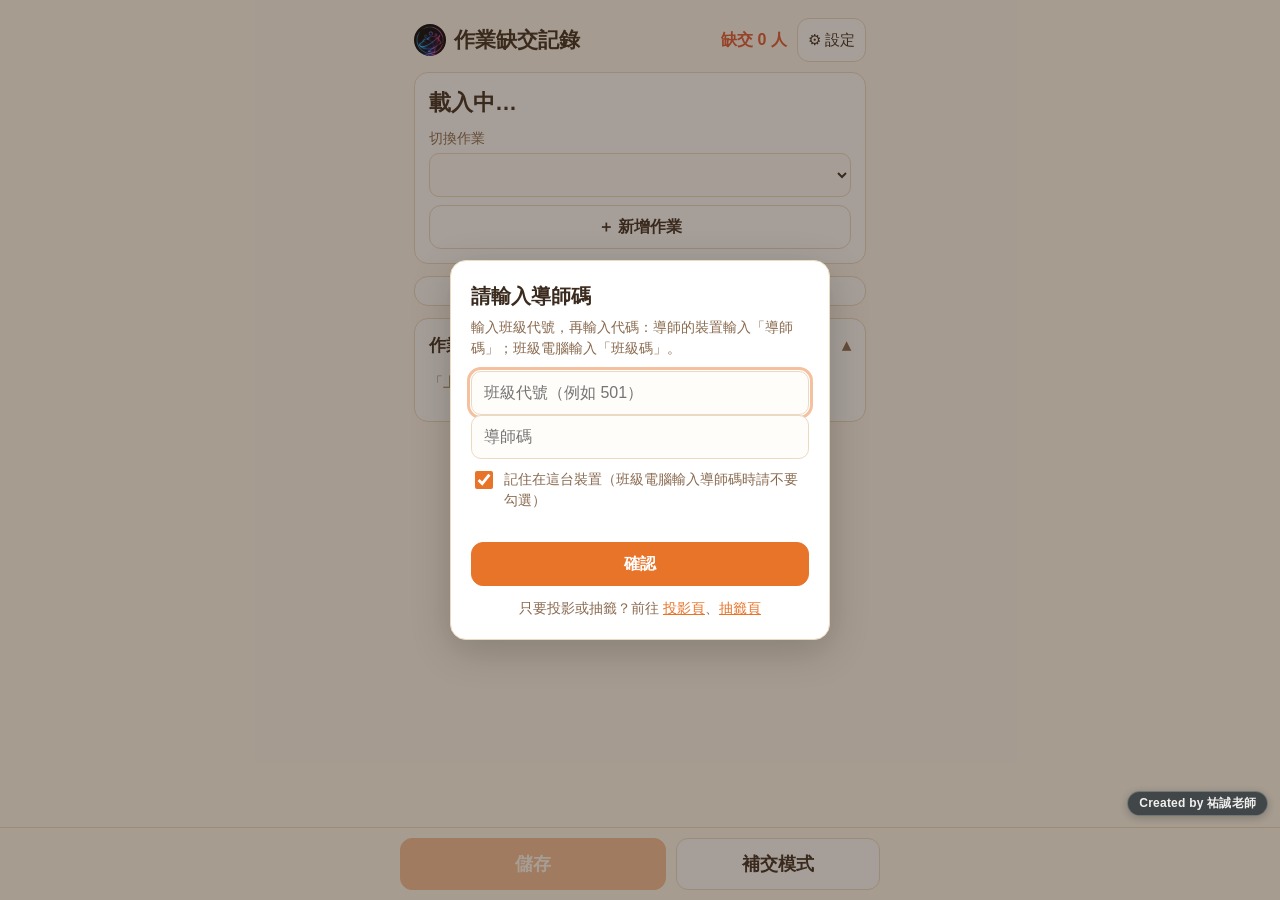
<file: index.html>
<!doctype html>
<html lang="zh-Hant-TW">
<head>
  <meta charset="utf-8">
  <meta name="viewport" content="width=device-width, initial-scale=1, viewport-fit=cover">
  <meta name="robots" content="noindex">
  <meta name="theme-color" content="#FFF8EE">
  <link rel="manifest" href="manifest.webmanifest">
  <link rel="icon" type="image/png" sizes="32x32" href="icons/favicon-32.png">
  <link rel="apple-touch-icon" href="icons/apple-touch-icon.png">
  <meta name="mobile-web-app-capable" content="yes">
  <meta name="apple-mobile-web-app-capable" content="yes">
  <meta name="apple-mobile-web-app-title" content="班級管理">
  <meta name="apple-mobile-web-app-status-bar-style" content="default">
  <meta name="application-name" content="班級管理">
  <title>作業缺交記錄</title>
  <link rel="stylesheet" href="css/style.css?v=13">
</head>
<body>
  <div class="page">
    <header class="topbar">
      <h1 class="brand"><img src="icons/logo-96.png" alt="" width="32" height="32">作業缺交記錄</h1>
      <div class="right">
        <span id="missingCount" class="missing-count">缺交 0 人</span>
        <a class="icon-link" href="settings.html" aria-label="設定頁">⚙ 設定</a>
      </div>
    </header>

    <!-- 目前作業 -->
    <section class="card current-card" id="currentCard">
      <div class="date" id="curDate"></div>
      <div class="name" id="curName">載入中…</div>
      <label class="field">切換作業
        <select id="assignSelect" class="input"></select>
      </label>
      <button id="btnShowNew" class="btn btn-block" type="button">＋ 新增作業</button>
      <form id="newForm" class="stack" hidden style="margin-top:10px">
        <label class="field">作業名稱（必填）
          <input id="newName" class="input" type="text" maxlength="40" required placeholder="例如：數學習作 P.32">
        </label>
        <label class="field">日期
          <input id="newDate" class="input" type="date" required>
        </label>
        <div class="row">
          <button class="btn btn-primary" type="submit">建立</button>
          <button id="btnCancelNew" class="btn" type="button">取消</button>
        </div>
      </form>
    </section>

    <div class="makeup-banner">補交模式：點紅色座號會改成「已補交」</div>

    <!-- 座號按鈕格 -->
    <section class="card">
      <p id="gridHint" class="grid-hint"></p>
      <div id="seatGrid" class="seat-grid" aria-label="座號"></div>
    </section>

    <!-- 作業清單 -->
    <details class="card" id="listCard" open>
      <summary>作業清單與投影設定</summary>
      <p class="muted">「上投影」最多 5 項；用 ↑ ↓ 調整投影順序。</p>
      <ul id="assignList" class="assign-list"></ul>
    </details>
  </div>

  <nav class="bottom-bar">
    <div class="inner">
      <button id="btnSave" class="btn btn-primary" type="button" disabled>儲存</button>
      <button id="btnMakeup" class="btn" type="button" aria-pressed="false">補交模式</button>
    </div>
  </nav>

  <script src="config.js?v=13"></script>
  <script src="js/api.js?v=13"></script>
  <script src="js/pwa.js?v=13"></script>
  <script src="js/record.js?v=13"></script>
  <!-- 著作權浮水印：往上移，避開底部「儲存／補交模式」按鈕列 -->
  <script src="js/watermark.js?v=13" data-offset-y="calc(84px + env(safe-area-inset-bottom))" data-size="12px" defer></script>
</body>
</html>
</file>
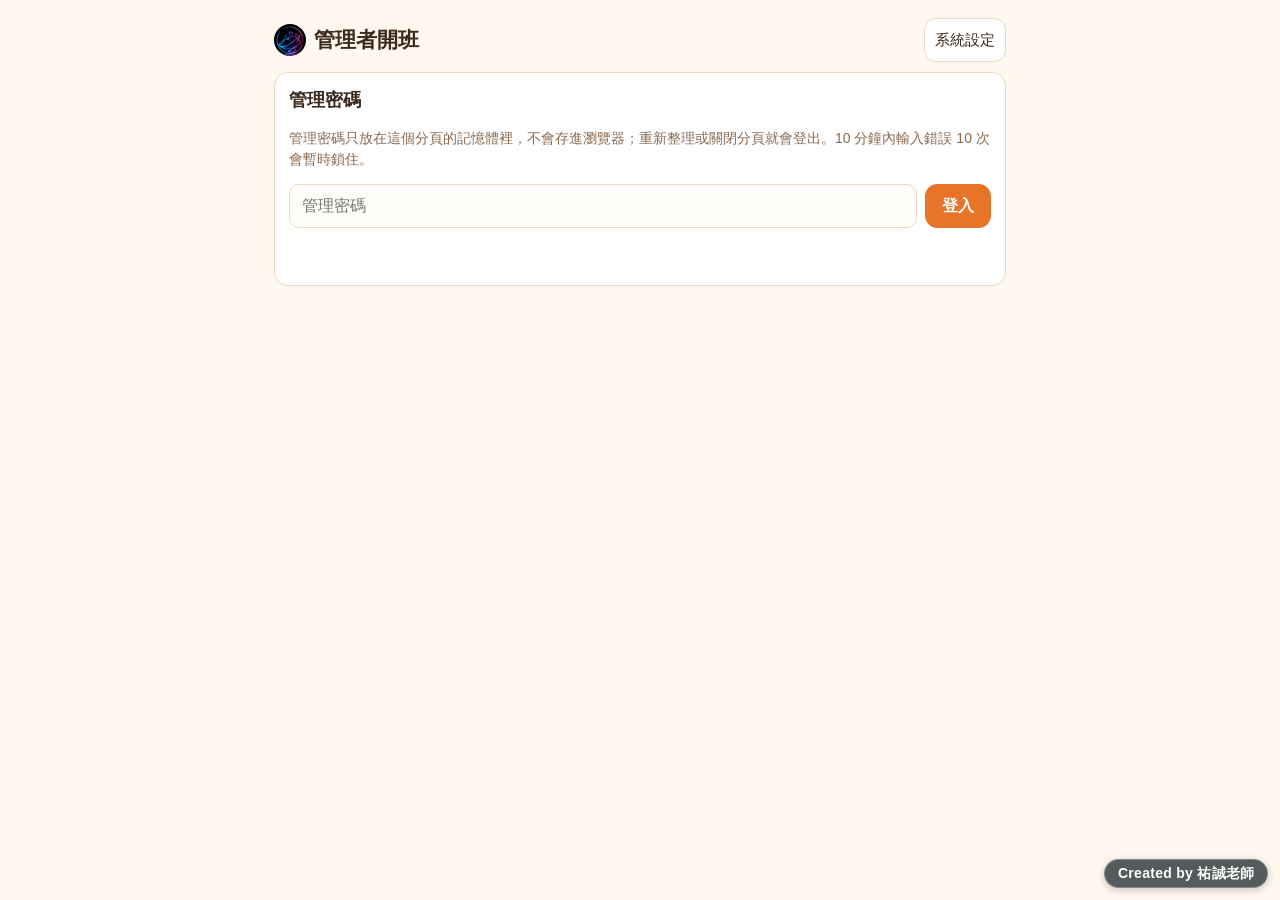
<file: admin.html>
<!doctype html>
<html lang="zh-Hant-TW">
<head>
  <meta charset="utf-8">
  <meta name="viewport" content="width=device-width, initial-scale=1, viewport-fit=cover">
  <meta name="robots" content="noindex">
  <meta name="theme-color" content="#FFF8EE">
  <link rel="icon" type="image/png" sizes="32x32" href="icons/favicon-32.png">
  <title>管理者開班</title>
  <link rel="stylesheet" href="css/style.css?v=13">
</head>
<body>
  <div class="page wide">
    <header class="topbar">
      <h1 class="brand"><img src="icons/logo-96.png" alt="" width="32" height="32">管理者開班</h1>
      <div class="right">
        <a class="icon-link" href="settings.html">系統設定</a>
      </div>
    </header>

    <!-- 1. 管理密碼 -->
    <section class="card" id="secAdmin">
      <h2>管理密碼</h2>
      <p class="muted">管理密碼只放在這個分頁的記憶體裡，不會存進瀏覽器；重新整理或關閉分頁就會登出。10 分鐘內輸入錯誤 10 次會暫時鎖住。</p>
      <form id="adminForm" class="row">
        <input id="adminPassword" class="input" type="password" autocomplete="current-password" placeholder="管理密碼" aria-label="管理密碼" style="flex:1;min-width:180px">
        <button id="btnAdminLogin" class="btn btn-primary" type="submit">登入</button>
        <button id="btnAdminLogout" class="btn" type="button" hidden>登出</button>
      </form>
      <p id="adminStatus" class="status-line"></p>
    </section>

    <div id="adminArea" hidden>
      <!-- 2. 班級列表 -->
      <section class="card" id="secClasses">
        <h2>班級列表</h2>
        <div class="table-wrap">
          <table class="data">
            <thead><tr><th>班級代號</th><th>名稱</th><th>狀態</th><th>建立日期</th><th>操作</th></tr></thead>
            <tbody id="classBody"></tbody>
          </table>
        </div>
        <p id="classStatus" class="status-line"></p>
        <div id="classPanel"></div>
      </section>

      <!-- 3. 開班 -->
      <section class="card" id="secCreate">
        <h2>開新班級</h2>
        <p class="muted">開班時會自動建立 40 個號碼的籤池與預設卡片。代碼只會在這裡顯示一次，試算表裡只存雜湊，之後無法查回，請先抄給導師；忘記時只能重設。</p>
        <form id="createForm">
          <div class="row">
            <label class="field" style="flex:1;min-width:140px">班級代號
              <input id="newClassId" class="input" type="text" maxlength="10" autocomplete="off" autocapitalize="off" spellcheck="false" placeholder="例如 501">
            </label>
            <label class="field" style="flex:2;min-width:180px">班級名稱
              <input id="newClassName" class="input" type="text" maxlength="20" autocomplete="off" placeholder="例如 五年一班">
            </label>
          </div>
          <div class="row">
            <label class="field" style="flex:1;min-width:180px">導師碼（6 到 32 字，不可有空白）
              <input id="newTeacherCode" class="input" type="text" maxlength="32" autocomplete="off" spellcheck="false">
            </label>
            <label class="field" style="flex:1;min-width:180px">班級碼（投影、抽籤用）
              <input id="newClassCode" class="input" type="text" maxlength="32" autocomplete="off" spellcheck="false">
            </label>
          </div>
          <div class="row">
            <button id="btnGenCodes" class="btn" type="button">產生隨機代碼</button>
            <button id="btnCreate" class="btn btn-primary" type="submit">開班</button>
          </div>
        </form>
        <p id="createStatus" class="status-line"></p>
      </section>
    </div>
  </div>

  <script src="config.js?v=13"></script>
  <script src="js/api.js?v=13"></script>
  <script src="js/admin.js?v=13"></script>
  <!-- 著作權浮水印 -->
  <script src="js/watermark.js?v=13" defer></script>
</body>
</html>
</file>
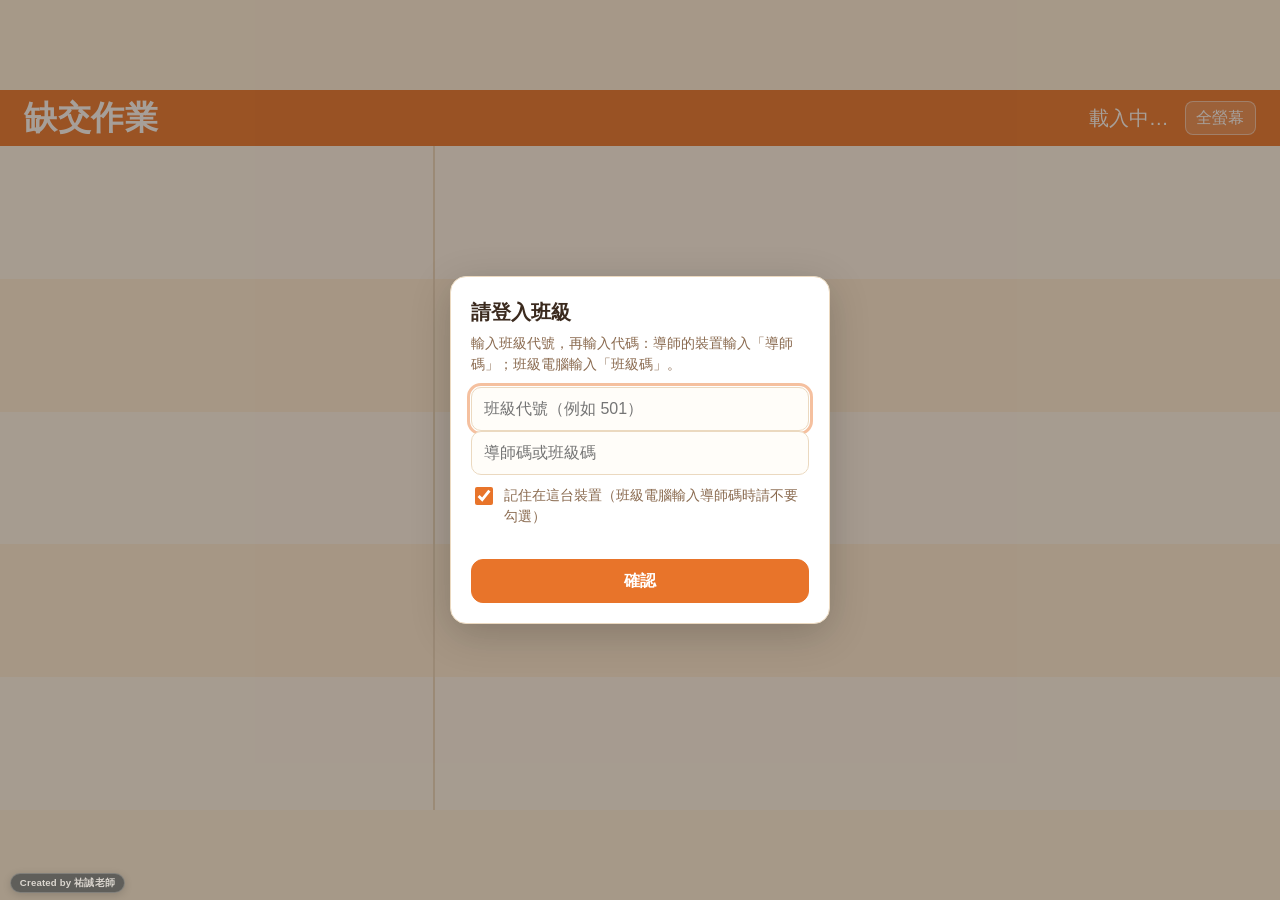
<file: board.html>
<!doctype html>
<html lang="zh-Hant-TW">
<head>
  <meta charset="utf-8">
  <meta name="viewport" content="width=device-width, initial-scale=1">
  <meta name="robots" content="noindex">
  <link rel="icon" type="image/png" sizes="32x32" href="icons/favicon-32.png">
  <title>缺交作業投影</title>
  <link rel="stylesheet" href="css/style.css?v=13">
</head>
<body class="board-page">
  <div class="board-stage" id="stage">
    <header class="board-head">
      <h1 id="boardTitle">缺交作業</h1>
      <div class="meta">
        <span id="updatedAt">載入中…</span>
        <button id="btnFull" class="btn-full" type="button">全螢幕</button>
      </div>
    </header>
    <main class="board-rows" id="rows"></main>
    <div id="emptyMsg" class="board-empty-msg" hidden>目前沒有上投影的作業</div>
    <div id="offline" class="board-offline" hidden>連線中斷</div>
  </div>

  <script src="config.js?v=13"></script>
  <script src="js/api.js?v=13"></script>
  <script src="js/board.js?v=13"></script>
  <!-- 著作權浮水印：放左下（作業名稱欄），縮小調淡，避免遮到座號卡片 -->
  <script src="js/watermark.js?v=13" data-position="bottom-left" data-offset-x="0.8vw" data-offset-y="0.8vh" data-size="0.75vw" data-opacity="0.6" defer></script>
</body>
</html>
</file>
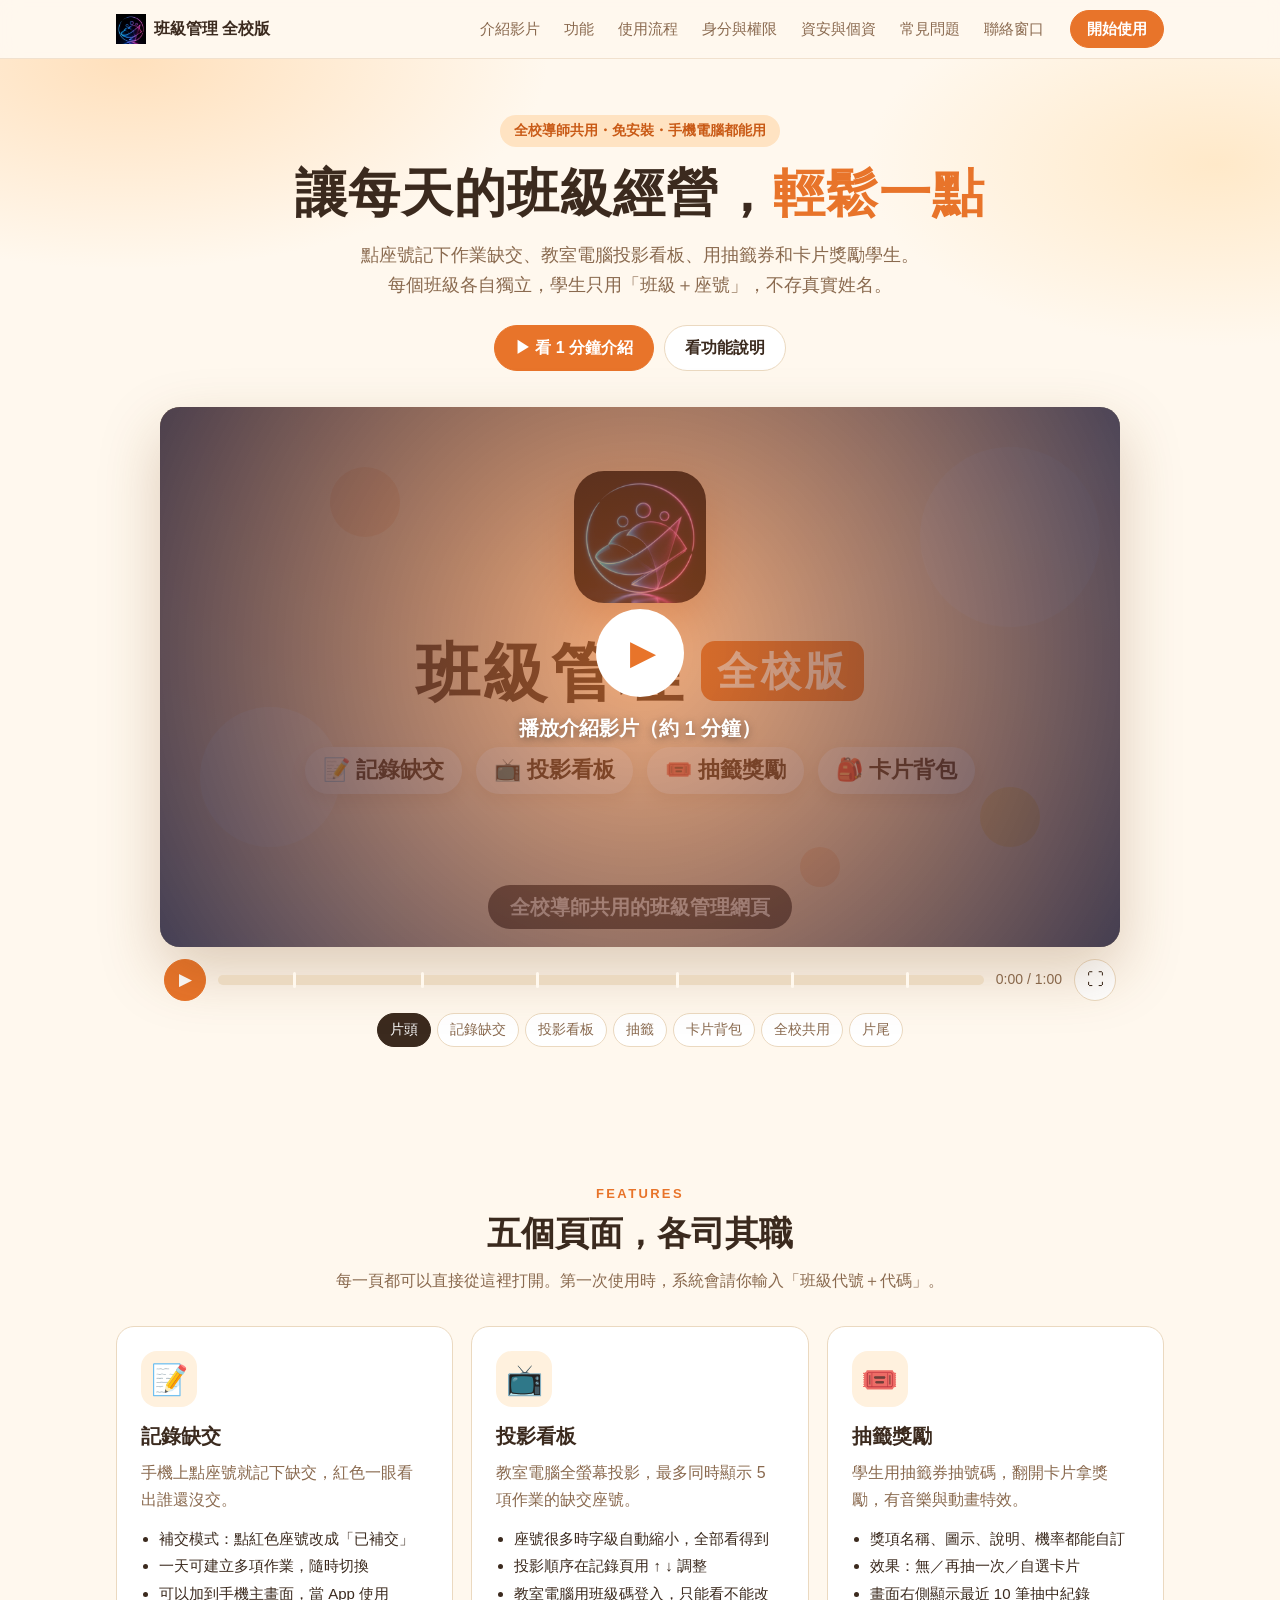
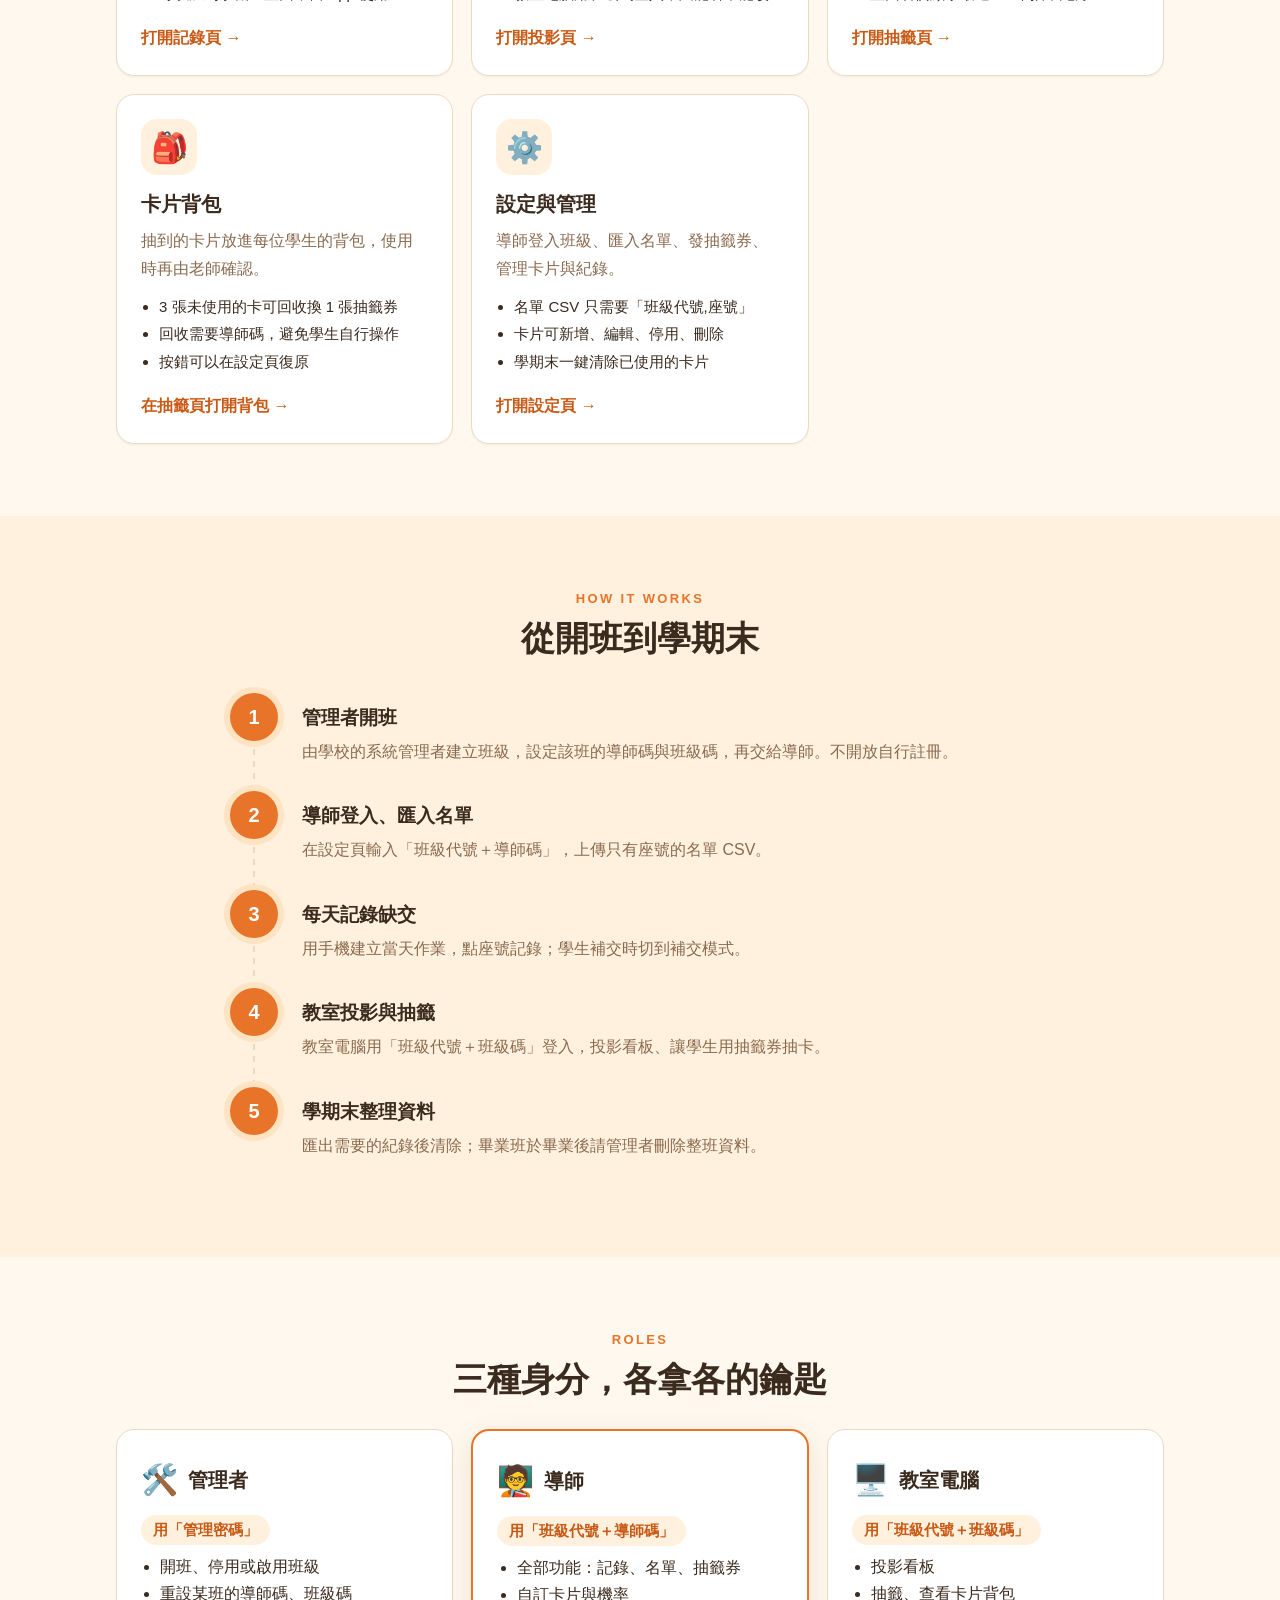
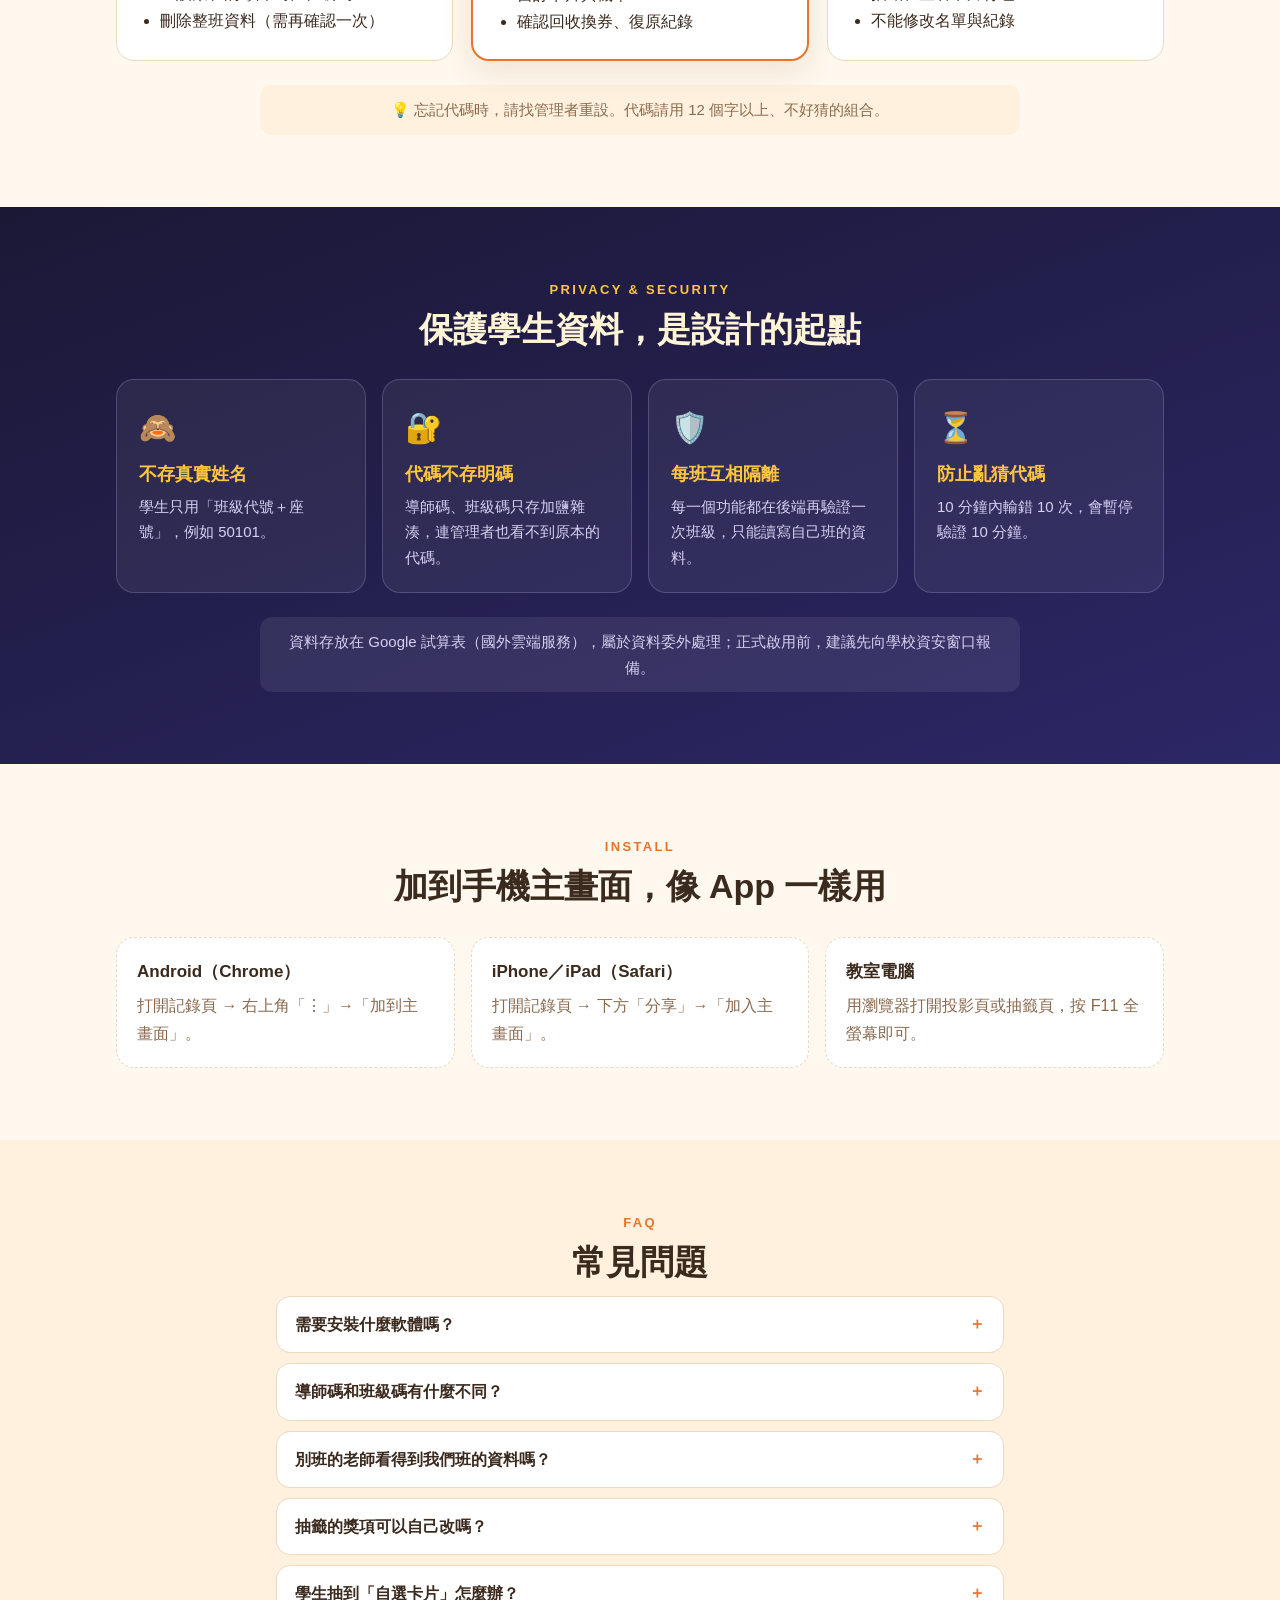
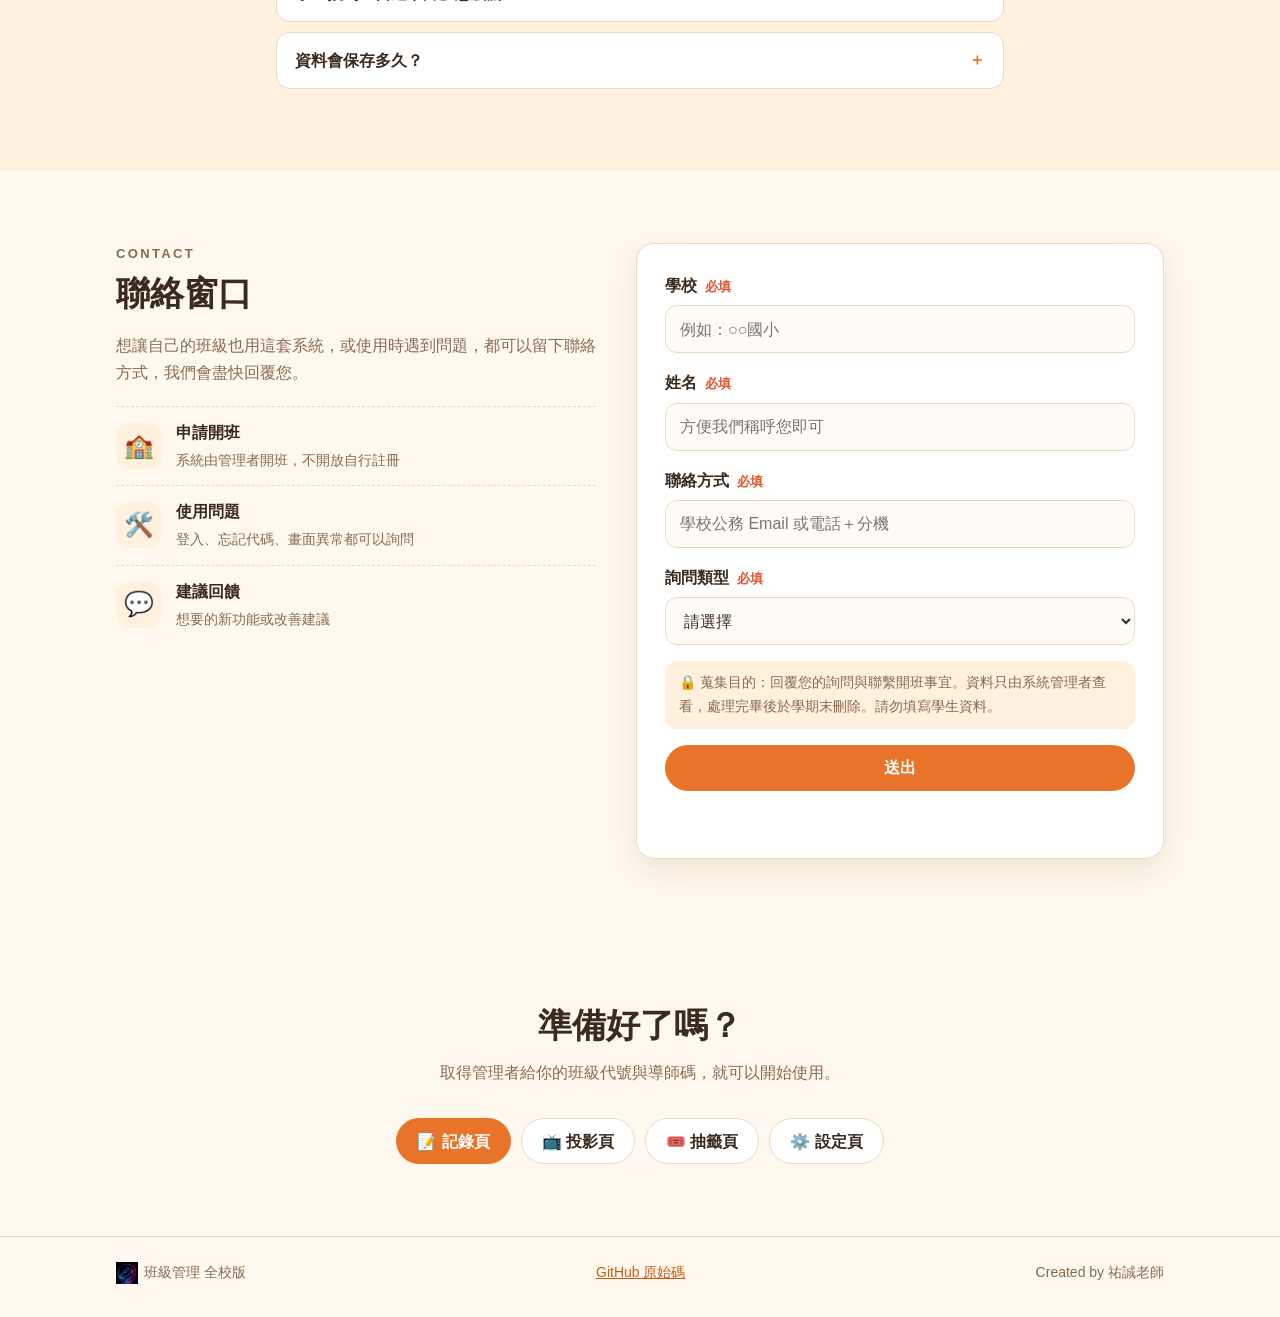
<file: intro.html>
<!doctype html>
<html lang="zh-Hant-TW">
<head>
  <meta charset="utf-8">
  <meta name="viewport" content="width=device-width, initial-scale=1, viewport-fit=cover">
  <meta name="theme-color" content="#FFF8EE">
  <meta name="description" content="班級管理全校版：作業缺交記錄、投影看板、抽籤獎勵與卡片背包，全校導師共用的免安裝網頁。">
  <link rel="icon" type="image/png" sizes="32x32" href="icons/favicon-32.png">
  <link rel="apple-touch-icon" href="icons/apple-touch-icon.png">
  <title>班級管理全校版｜系統介紹</title>
  <link rel="stylesheet" href="css/intro.css?v=13">
</head>
<body>
  <!-- 頂端導覽 -->
  <header class="nav">
    <div class="nav-inner">
      <a class="nav-brand" href="#top"><img src="icons/logo-96.png" alt="" width="30" height="30">班級管理 全校版</a>
      <nav class="nav-links" aria-label="頁內導覽">
        <a href="#video">介紹影片</a>
        <a href="#features">功能</a>
        <a href="#flow">使用流程</a>
        <a href="#roles">身分與權限</a>
        <a href="#safety">資安與個資</a>
        <a href="#faq">常見問題</a>
        <a href="#contact">聯絡窗口</a>
      </nav>
      <a class="btn btn-primary btn-sm" href="index.html">開始使用</a>
    </div>
  </header>

  <main id="top">
    <!-- 開場＋介紹影片 -->
    <section class="hero">
      <div class="wrap">
        <p class="eyebrow">全校導師共用・免安裝・手機電腦都能用</p>
        <h1>讓每天的班級經營，<span class="hl">輕鬆一點</span></h1>
        <p class="lead">點座號記下作業缺交、教室電腦投影看板、用抽籤券和卡片獎勵學生。<br class="br-wide">每個班級各自獨立，學生只用「班級＋座號」，不存真實姓名。</p>
        <div class="hero-actions">
          <a class="btn btn-primary" href="#video">▶ 看 1 分鐘介紹</a>
          <a class="btn" href="#features">看功能說明</a>
        </div>

        <!-- 動畫介紹影片（純網頁動畫，沒有影片檔） -->
        <div id="video" class="vp" tabindex="0" aria-label="介紹影片播放器，按空白鍵播放或暫停">
          <div class="vp-screen">
            <div class="stage" aria-hidden="true">

              <!-- 片頭 -->
              <div class="scene sc-title" data-scene="0">
                <div class="bubbles"><i></i><i></i><i></i><i></i><i></i></div>
                <img class="t-logo" src="icons/icon-192.png" alt="" width="132" height="132">
                <div class="t-name">班級管理<span>全校版</span></div>
                <div class="t-chips">
                  <span style="--d:1.6s">📝 記錄缺交</span>
                  <span style="--d:1.9s">📺 投影看板</span>
                  <span style="--d:2.2s">🎟️ 抽籤獎勵</span>
                  <span style="--d:2.5s">🎒 卡片背包</span>
                </div>
              </div>

              <!-- 01 記錄缺交 -->
              <div class="scene sc-record" data-scene="1">
                <div class="side">
                  <div class="num">01</div>
                  <h2>記錄缺交</h2>
                  <p>點一下座號就記下缺交，<br>紅色一眼就看出來。</p>
                  <ul>
                    <li style="--d:4.6s">補交模式：再點一次改成已補交</li>
                    <li style="--d:5.2s">一天多項作業，隨時切換</li>
                  </ul>
                </div>
                <div class="phone">
                  <div class="ph-top">
                    <b>作業缺交記錄</b>
                    <span class="cnt">
                      <span>缺交 0 人</span>
                      <span style="--d:1.6s">缺交 1 人</span>
                      <span style="--d:2.6s">缺交 2 人</span>
                      <span style="--d:3.6s">缺交 3 人</span>
                    </span>
                  </div>
                  <div class="ph-card"><small>10/22（四）</small><b>數學習作 P.32</b></div>
                  <div class="ph-grid" id="seatGrid"></div>
                  <div class="ph-save">儲存</div>
                  <div class="ph-toast">✓ 已儲存</div>
                </div>
              </div>

              <!-- 02 投影看板 -->
              <div class="scene sc-board" data-scene="2">
                <div class="monitor">
                  <div class="screen">
                    <div class="bd-head">10/22（四）作業缺交</div>
                    <div class="bd-row" style="--d:.5s">
                      <span class="bd-name">數學習作 P.32</span>
                      <span class="chip" style="--d:1.0s">5</span><span class="chip" style="--d:1.15s">12</span><span class="chip" style="--d:1.3s">23</span>
                    </div>
                    <div class="bd-row" style="--d:1.7s">
                      <span class="bd-name">國語作業簿 第三課</span>
                      <span class="chip" style="--d:2.2s">8</span><span class="chip" style="--d:2.35s">17</span>
                    </div>
                    <div class="bd-row" style="--d:2.9s">
                      <span class="bd-name">聯絡簿簽名</span>
                      <span class="chip" style="--d:3.4s">3</span>
                    </div>
                  </div>
                  <div class="stand"></div>
                </div>
              </div>

              <!-- 03 抽籤 -->
              <div class="scene sc-lottery" data-scene="3">
                <div class="stars"></div>
                <div class="lt-info">
                  <small>座號</small>
                  <b>12</b>
                  <div class="tickets"><span class="used">🎟️</span><span>🎟️</span></div>
                  <small>抽籤券 × 2</small>
                  <div class="lt-btn">抽！</div>
                </div>
                <div class="slot">
                  <small>號碼</small>
                  <div class="slot-win"><div class="slot-strip">
                    <span>7</span><span>19</span><span>33</span><span>2</span><span>14</span><span>38</span>
                    <span>25</span><span>11</span><span>30</span><span>6</span><span>21</span><span>27</span>
                  </div></div>
                </div>
                <div class="flip">
                  <div class="flip-inner">
                    <div class="face back">✦</div>
                    <div class="face front">
                      <div class="f-icon">🎧</div>
                      <b>我是DJ</b>
                      <p>下課或用餐時間<br>可以點 1 首歌。</p>
                    </div>
                  </div>
                  <div class="burst" id="burst"></div>
                </div>
              </div>

              <!-- 04 卡片背包 -->
              <div class="scene sc-bag" data-scene="4">
                <h2 class="bag-title">🎒 座號 12 的卡片背包</h2>
                <div class="bag">
                  <div class="card pick" style="--dx:328px;--d:1.2s"><i>🎧</i><b>我是DJ</b></div>
                  <div class="card pick" style="--dx:164px;--d:1.7s"><i>🧹</i><b>掃地Pass</b></div>
                  <div class="card stay"><i>🔄</i><b>再抽一次</b></div>
                  <div class="card pick" style="--dx:-164px;--d:2.2s"><i>📝</i><b>作業-1</b></div>
                  <div class="card stay"><i>🏅</i><b>免死金牌</b></div>
                </div>
                <div class="bag-ok">🔑 導師碼確認</div>
                <div class="bag-ticket"><span>🎟️</span><b>+1 抽籤券</b></div>
              </div>

              <!-- 05 全校共用 -->
              <div class="scene sc-school" data-scene="5">
                <svg class="links" viewBox="0 0 960 540">
                  <line x1="480" y1="215" x2="190" y2="95"/>
                  <line x1="480" y1="215" x2="770" y2="95"/>
                  <line x1="480" y1="215" x2="190" y2="345"/>
                  <line x1="480" y1="215" x2="770" y2="345"/>
                </svg>
                <div class="sheet">📊<b>一份試算表</b><small>全校共用</small></div>
                <div class="cls" style="left:100px;top:50px;--d:.6s"><b>501 班</b><small>🔒 只看得到自己班</small></div>
                <div class="cls" style="left:680px;top:50px;--d:.9s"><b>502 班</b><small>🔒 只看得到自己班</small></div>
                <div class="cls" style="left:100px;top:300px;--d:1.2s"><b>601 班</b><small>🔒 只看得到自己班</small></div>
                <div class="cls" style="left:680px;top:300px;--d:1.5s"><b>602 班</b><small>🔒 只看得到自己班</small></div>
                <div class="pills">
                  <span style="--d:3.2s">🛡️ 每支功能都驗證班級</span>
                  <span style="--d:3.8s">🔐 代碼只存加鹽雜湊</span>
                  <span style="--d:4.4s">🙈 學生只用班級＋座號</span>
                </div>
              </div>

              <!-- 片尾 -->
              <div class="scene sc-end" data-scene="6">
                <div class="bubbles"><i></i><i></i><i></i><i></i><i></i></div>
                <img class="t-logo" src="icons/icon-192.png" alt="" width="110" height="110">
                <div class="e-line">讓每天的班級經營，輕鬆一點</div>
                <div class="e-by">Created by 祐誠老師</div>
              </div>

              <div class="chapter-tag"></div>
              <div class="caption"></div>
            </div>

            <button class="vp-poster" type="button">
              <span class="play-ring">▶</span>
              <span class="poster-text">播放介紹影片（約 1 分鐘）</span>
            </button>
          </div>

          <div class="vp-bar">
            <button class="vp-btn" type="button" data-act="toggle" aria-label="播放">▶</button>
            <div class="vp-track" role="slider" aria-label="影片進度" aria-valuemin="0" aria-valuemax="60" aria-valuenow="0" tabindex="0">
              <div class="vp-fill"></div>
              <div class="vp-marks"></div>
            </div>
            <span class="vp-time">0:00 / 1:00</span>
            <button class="vp-btn" type="button" data-act="fullscreen" aria-label="全螢幕">⛶</button>
          </div>
          <div class="vp-chapters" aria-label="影片章節"></div>
        </div>
        <p class="caption-live visually-hidden" aria-live="polite"></p>
      </div>
    </section>

    <!-- 功能 -->
    <section id="features" class="sec">
      <div class="wrap">
        <p class="sec-kicker">FEATURES</p>
        <h2 class="sec-title">五個頁面，各司其職</h2>
        <p class="sec-lead">每一頁都可以直接從這裡打開。第一次使用時，系統會請你輸入「班級代號＋代碼」。</p>
        <div class="feat-grid">
          <article class="feat">
            <div class="feat-icon">📝</div>
            <h3>記錄缺交</h3>
            <p>手機上點座號就記下缺交，紅色一眼看出誰還沒交。</p>
            <ul>
              <li>補交模式：點紅色座號改成「已補交」</li>
              <li>一天可建立多項作業，隨時切換</li>
              <li>可以加到手機主畫面，當 App 使用</li>
            </ul>
            <a class="feat-link" href="index.html">打開記錄頁 →</a>
          </article>
          <article class="feat">
            <div class="feat-icon">📺</div>
            <h3>投影看板</h3>
            <p>教室電腦全螢幕投影，最多同時顯示 5 項作業的缺交座號。</p>
            <ul>
              <li>座號很多時字級自動縮小，全部看得到</li>
              <li>投影順序在記錄頁用 ↑ ↓ 調整</li>
              <li>教室電腦用班級碼登入，只能看不能改</li>
            </ul>
            <a class="feat-link" href="board.html">打開投影頁 →</a>
          </article>
          <article class="feat">
            <div class="feat-icon">🎟️</div>
            <h3>抽籤獎勵</h3>
            <p>學生用抽籤券抽號碼，翻開卡片拿獎勵，有音樂與動畫特效。</p>
            <ul>
              <li>獎項名稱、圖示、說明、機率都能自訂</li>
              <li>效果：無／再抽一次／自選卡片</li>
              <li>畫面右側顯示最近 10 筆抽中紀錄</li>
            </ul>
            <a class="feat-link" href="lottery.html">打開抽籤頁 →</a>
          </article>
          <article class="feat">
            <div class="feat-icon">🎒</div>
            <h3>卡片背包</h3>
            <p>抽到的卡片放進每位學生的背包，使用時再由老師確認。</p>
            <ul>
              <li>3 張未使用的卡可回收換 1 張抽籤券</li>
              <li>回收需要導師碼，避免學生自行操作</li>
              <li>按錯可以在設定頁復原</li>
            </ul>
            <a class="feat-link" href="lottery.html">在抽籤頁打開背包 →</a>
          </article>
          <article class="feat">
            <div class="feat-icon">⚙️</div>
            <h3>設定與管理</h3>
            <p>導師登入班級、匯入名單、發抽籤券、管理卡片與紀錄。</p>
            <ul>
              <li>名單 CSV 只需要「班級代號,座號」</li>
              <li>卡片可新增、編輯、停用、刪除</li>
              <li>學期末一鍵清除已使用的卡片</li>
            </ul>
            <a class="feat-link" href="settings.html">打開設定頁 →</a>
          </article>
        </div>
      </div>
    </section>

    <!-- 使用流程 -->
    <section id="flow" class="sec sec-alt">
      <div class="wrap">
        <p class="sec-kicker">HOW IT WORKS</p>
        <h2 class="sec-title">從開班到學期末</h2>
        <ol class="steps">
          <li>
            <b>管理者開班</b>
            <p>由學校的系統管理者建立班級，設定該班的導師碼與班級碼，再交給導師。不開放自行註冊。</p>
          </li>
          <li>
            <b>導師登入、匯入名單</b>
            <p>在設定頁輸入「班級代號＋導師碼」，上傳只有座號的名單 CSV。</p>
          </li>
          <li>
            <b>每天記錄缺交</b>
            <p>用手機建立當天作業，點座號記錄；學生補交時切到補交模式。</p>
          </li>
          <li>
            <b>教室投影與抽籤</b>
            <p>教室電腦用「班級代號＋班級碼」登入，投影看板、讓學生用抽籤券抽卡。</p>
          </li>
          <li>
            <b>學期末整理資料</b>
            <p>匯出需要的紀錄後清除；畢業班於畢業後請管理者刪除整班資料。</p>
          </li>
        </ol>
      </div>
    </section>

    <!-- 身分與權限 -->
    <section id="roles" class="sec">
      <div class="wrap">
        <p class="sec-kicker">ROLES</p>
        <h2 class="sec-title">三種身分，各拿各的鑰匙</h2>
        <div class="role-grid">
          <article class="role">
            <div class="role-head"><span>🛠️</span><h3>管理者</h3></div>
            <p class="role-key">用「管理密碼」</p>
            <ul>
              <li>開班、停用或啟用班級</li>
              <li>重設某班的導師碼、班級碼</li>
              <li>刪除整班資料（需再確認一次）</li>
            </ul>
          </article>
          <article class="role role-main">
            <div class="role-head"><span>🧑‍🏫</span><h3>導師</h3></div>
            <p class="role-key">用「班級代號＋導師碼」</p>
            <ul>
              <li>全部功能：記錄、名單、抽籤券</li>
              <li>自訂卡片與機率</li>
              <li>確認回收換券、復原紀錄</li>
            </ul>
          </article>
          <article class="role">
            <div class="role-head"><span>🖥️</span><h3>教室電腦</h3></div>
            <p class="role-key">用「班級代號＋班級碼」</p>
            <ul>
              <li>投影看板</li>
              <li>抽籤、查看卡片背包</li>
              <li>不能修改名單與紀錄</li>
            </ul>
          </article>
        </div>
        <p class="note">💡 忘記代碼時，請找管理者重設。代碼請用 12 個字以上、不好猜的組合。</p>
      </div>
    </section>

    <!-- 資安與個資 -->
    <section id="safety" class="sec sec-dark">
      <div class="wrap">
        <p class="sec-kicker">PRIVACY &amp; SECURITY</p>
        <h2 class="sec-title">保護學生資料，是設計的起點</h2>
        <div class="safe-grid">
          <div class="safe"><span>🙈</span><b>不存真實姓名</b><p>學生只用「班級代號＋座號」，例如 50101。</p></div>
          <div class="safe"><span>🔐</span><b>代碼不存明碼</b><p>導師碼、班級碼只存加鹽雜湊，連管理者也看不到原本的代碼。</p></div>
          <div class="safe"><span>🛡️</span><b>每班互相隔離</b><p>每一個功能都在後端再驗證一次班級，只能讀寫自己班的資料。</p></div>
          <div class="safe"><span>⏳</span><b>防止亂猜代碼</b><p>10 分鐘內輸錯 10 次，會暫停驗證 10 分鐘。</p></div>
        </div>
        <p class="note note-dark">資料存放在 Google 試算表（國外雲端服務），屬於資料委外處理；正式啟用前，建議先向學校資安窗口報備。</p>
      </div>
    </section>

    <!-- 安裝成 App -->
    <section id="install" class="sec">
      <div class="wrap">
        <p class="sec-kicker">INSTALL</p>
        <h2 class="sec-title">加到手機主畫面，像 App 一樣用</h2>
        <div class="install-grid">
          <div class="install"><b>Android（Chrome）</b><p>打開記錄頁 → 右上角「⋮」→「加到主畫面」。</p></div>
          <div class="install"><b>iPhone／iPad（Safari）</b><p>打開記錄頁 → 下方「分享」→「加入主畫面」。</p></div>
          <div class="install"><b>教室電腦</b><p>用瀏覽器打開投影頁或抽籤頁，按 F11 全螢幕即可。</p></div>
        </div>
      </div>
    </section>

    <!-- 常見問題 -->
    <section id="faq" class="sec sec-alt">
      <div class="wrap wrap-narrow">
        <p class="sec-kicker">FAQ</p>
        <h2 class="sec-title">常見問題</h2>
        <details class="faq">
          <summary>需要安裝什麼軟體嗎？</summary>
          <p>不用。用手機或電腦的瀏覽器打開網頁就能使用，也可以加到主畫面。</p>
        </details>
        <details class="faq">
          <summary>導師碼和班級碼有什麼不同？</summary>
          <p>導師碼可以使用全部功能，請自己保管；班級碼給教室電腦用，只能投影看板、抽籤和查看背包，不能修改資料。</p>
        </details>
        <details class="faq">
          <summary>別班的老師看得到我們班的資料嗎？</summary>
          <p>看不到。每個功能都會在後端確認班級代號與代碼，只能讀寫自己班的資料。</p>
        </details>
        <details class="faq">
          <summary>抽籤的獎項可以自己改嗎？</summary>
          <p>可以。在設定頁的卡片管理新增或編輯卡片，設定名稱、圖示、說明、機率與效果。改了設定不會影響學生已經抽到的卡。</p>
        </details>
        <details class="faq">
          <summary>學生抽到「自選卡片」怎麼辦？</summary>
          <p>可以從效果是「無」或「再抽一次」的卡片中挑一張，直接放進背包，不能再挑另一張自選卡片。</p>
        </details>
        <details class="faq">
          <summary>資料會保存多久？</summary>
          <p>建議學期末匯出需要的紀錄後清除；畢業班於畢業後，請管理者刪除該班資料。</p>
        </details>
      </div>
    </section>

    <!-- 聯絡窗口 -->
    <section id="contact" class="sec">
      <div class="wrap contact">
        <div class="contact-info">
          <p class="sec-kicker">CONTACT</p>
          <h2 class="sec-title">聯絡窗口</h2>
          <p>想讓自己的班級也用這套系統，或使用時遇到問題，都可以留下聯絡方式，我們會盡快回覆您。</p>
          <ul class="contact-list">
            <li><span>🏫</span><div><b>申請開班</b><small>系統由管理者開班，不開放自行註冊</small></div></li>
            <li><span>🛠️</span><div><b>使用問題</b><small>登入、忘記代碼、畫面異常都可以詢問</small></div></li>
            <li><span>💬</span><div><b>建議回饋</b><small>想要的新功能或改善建議</small></div></li>
          </ul>
        </div>

        <form id="contactForm" class="contact-card" novalidate>
          <label class="cf-field">
            <span>學校 <em>必填</em></span>
            <input name="學校" type="text" maxlength="40" required autocomplete="organization" placeholder="例如：○○國小">
          </label>
          <label class="cf-field">
            <span>姓名 <em>必填</em></span>
            <input name="姓名" type="text" maxlength="20" required autocomplete="name" placeholder="方便我們稱呼您即可">
          </label>
          <label class="cf-field">
            <span>聯絡方式 <em>必填</em></span>
            <input name="聯絡方式" type="text" maxlength="80" required placeholder="學校公務 Email 或電話＋分機">
          </label>
          <label class="cf-field">
            <span>詢問類型 <em>必填</em></span>
            <select name="詢問類型" required>
              <option value="">請選擇</option>
              <option>申請開班</option>
              <option>使用問題</option>
              <option>建議回饋</option>
              <option>其他</option>
            </select>
          </label>
          <label class="cf-field" id="cfMessage" hidden>
            <span>想詢問的內容 <em>必填</em></span>
            <textarea name="想詢問的內容" rows="5" maxlength="500" placeholder="請描述您遇到的問題或建議，例如：在哪一頁、做了什麼操作、出現什麼畫面"></textarea>
            <small class="cf-count">0 / 500</small>
          </label>
          <!-- 防機器人：真人看不到這一欄，有填就不送出 -->
          <label class="cf-trap" aria-hidden="true">網站<input name="website" type="text" tabindex="-1" autocomplete="off"></label>

          <p class="cf-privacy">🔒 蒐集目的：回覆您的詢問與聯繫開班事宜。資料只由系統管理者查看，處理完畢後於學期末刪除。請勿填寫學生資料。</p>
          <button class="btn btn-primary cf-submit" type="submit">送出</button>
          <p class="cf-msg" role="status" aria-live="polite"></p>
        </form>
      </div>
    </section>

    <!-- 連結總覽 -->
    <section class="sec cta">
      <div class="wrap">
        <h2 class="sec-title">準備好了嗎？</h2>
        <p class="sec-lead">取得管理者給你的班級代號與導師碼，就可以開始使用。</p>
        <div class="cta-links">
          <a class="btn btn-primary" href="index.html">📝 記錄頁</a>
          <a class="btn" href="board.html">📺 投影頁</a>
          <a class="btn" href="lottery.html">🎟️ 抽籤頁</a>
          <a class="btn" href="settings.html">⚙️ 設定頁</a>
        </div>
      </div>
    </section>
  </main>

  <footer class="foot">
    <div class="wrap foot-inner">
      <span><img src="icons/logo-96.png" alt="" width="22" height="22">班級管理 全校版</span>
      <a href="https://github.com/star1123-cheng/class-management-school" rel="noopener">GitHub 原始碼</a>
      <span>Created by 祐誠老師</span>
    </div>
  </footer>

  <script src="config.js?v=13"></script>
  <script src="js/intro.js?v=13"></script>
  <script src="js/contact.js?v=13"></script>
</body>
</html>
</file>
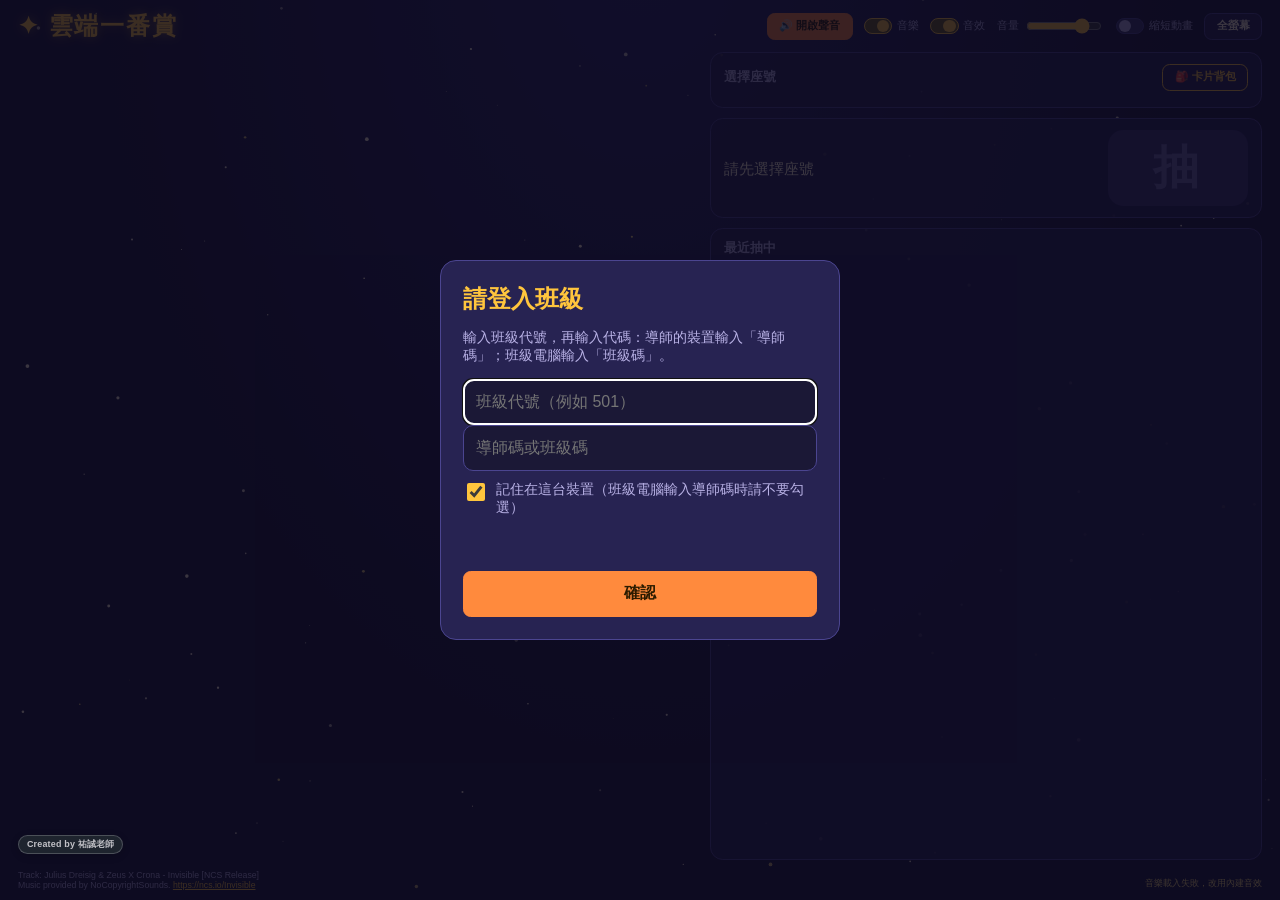
<file: lottery.html>
<!doctype html>
<html lang="zh-Hant-TW">
<head>
  <meta charset="utf-8">
  <meta name="viewport" content="width=device-width, initial-scale=1">
  <meta name="robots" content="noindex">
  <link rel="icon" type="image/png" sizes="32x32" href="icons/favicon-32.png">
  <meta name="theme-color" content="#1B1836">
  <title>雲端一番賞</title>
  <link rel="stylesheet" href="css/lottery.css?v=13">
</head>
<body class="lottery">
  <canvas id="stars" class="stars" aria-hidden="true"></canvas>

  <div class="app">
    <header class="top">
      <h1>✦ 雲端一番賞</h1>
      <div class="controls">
        <button id="btnSoundOn" class="btn btn-sound" type="button">🔊 開啟聲音</button>
        <label class="tgl"><input type="checkbox" id="tglMusic" checked><span class="track"></span>音樂</label>
        <label class="tgl"><input type="checkbox" id="tglSfx" checked><span class="track"></span>音效</label>
        <label class="vol">音量<input type="range" id="volume" min="0" max="100" value="80" aria-label="音量"></label>
        <label class="tgl"><input type="checkbox" id="tglShort"><span class="track"></span>縮短動畫</label>
        <button id="btnFull" class="btn" type="button">全螢幕</button>
      </div>
    </header>

    <main class="layout">
      <section class="numbers" aria-label="籤號">
        <div id="numGrid" class="num-grid"></div>
        <p id="poolStatus" class="pool-status"></p>
      </section>

      <section class="side">
        <div class="panel seats-panel">
          <div class="panel-head">
            <h2>選擇座號</h2>
            <button id="btnBag" class="btn btn-bag" type="button">🎒 卡片背包</button>
          </div>
          <div id="seatGrid" class="seat-grid"></div>
        </div>
        <div class="panel draw-panel">
          <div id="selInfo" class="sel-info">請先選擇座號</div>
          <button id="btnDraw" class="btn-draw" type="button" disabled>抽</button>
        </div>
        <div class="panel recent-panel">
          <h2>最近抽中</h2>
          <ol id="recent" class="recent"></ol>
        </div>
      </section>
    </main>

    <footer class="foot">
      <div class="credit">
        <div>Track: Julius Dreisig &amp; Zeus X Crona - Invisible [NCS Release]</div>
        <div>Music provided by NoCopyrightSounds. <a href="https://ncs.io/Invisible" target="_blank" rel="noopener noreferrer">https://ncs.io/Invisible</a></div>
      </div>
      <div class="foot-status">
        <span id="musicMsg" hidden>音樂載入失敗，改用內建音效</span>
        <span id="netMsg" hidden>連線中斷</span>
      </div>
    </footer>
  </div>

  <!-- 抽籤動畫覆蓋層 -->
  <div id="overlay" class="overlay" hidden>
    <div class="spot" aria-hidden="true"></div>
    <div id="stageArea" class="stage-area" aria-live="polite"></div>
    <div class="overlay-actions">
      <button id="btnSkip" class="btn" type="button">跳過</button>
      <button id="btnNext" class="btn btn-next" type="button" hidden>下一位</button>
    </div>
  </div>
  <button id="btnSkipSpin" class="btn skip-float" type="button" hidden>跳過</button>
  <canvas id="confetti" class="confetti" aria-hidden="true"></canvas>

  <!-- 卡片背包 -->
  <div id="bagOverlay" class="bag-overlay" hidden role="dialog" aria-modal="true" aria-labelledby="bagTitle">
    <div class="bag-box">
      <header class="bag-head">
        <h2 id="bagTitle">🎒 卡片背包</h2>
        <button id="btnBagClose" class="btn" type="button">關閉</button>
      </header>
      <div id="bagSeats" class="bag-seats" aria-label="選擇座號"></div>
      <div id="bagBody" class="bag-body" aria-live="polite"></div>
    </div>
  </div>

  <!-- YouTube 播放器：移到畫面外（不使用 display:none） -->
  <div class="yt-holder" aria-hidden="true"><div id="ytPlayer"></div></div>

  <script src="config.js?v=13"></script>
  <script src="js/api.js?v=13"></script>
  <script src="js/audio.js?v=13"></script>
  <script src="js/music.js?v=13"></script>
  <script src="js/lottery-fx.js?v=13"></script>
  <script src="js/backpack.js?v=13"></script>
  <script src="js/lottery.js?v=13"></script>
  <!-- 著作權浮水印：放左下（號碼格下方、NCS 音樂標示上方），避開右下「跳過」按鈕 -->
  <script src="js/watermark.js?v=13" data-position="bottom-left" data-offset-x="calc(1.4 * var(--u))" data-offset-y="calc(3.6 * var(--u))" data-size="calc(.7 * var(--u))" data-opacity="0.75" defer></script>
</body>
</html>
</file>
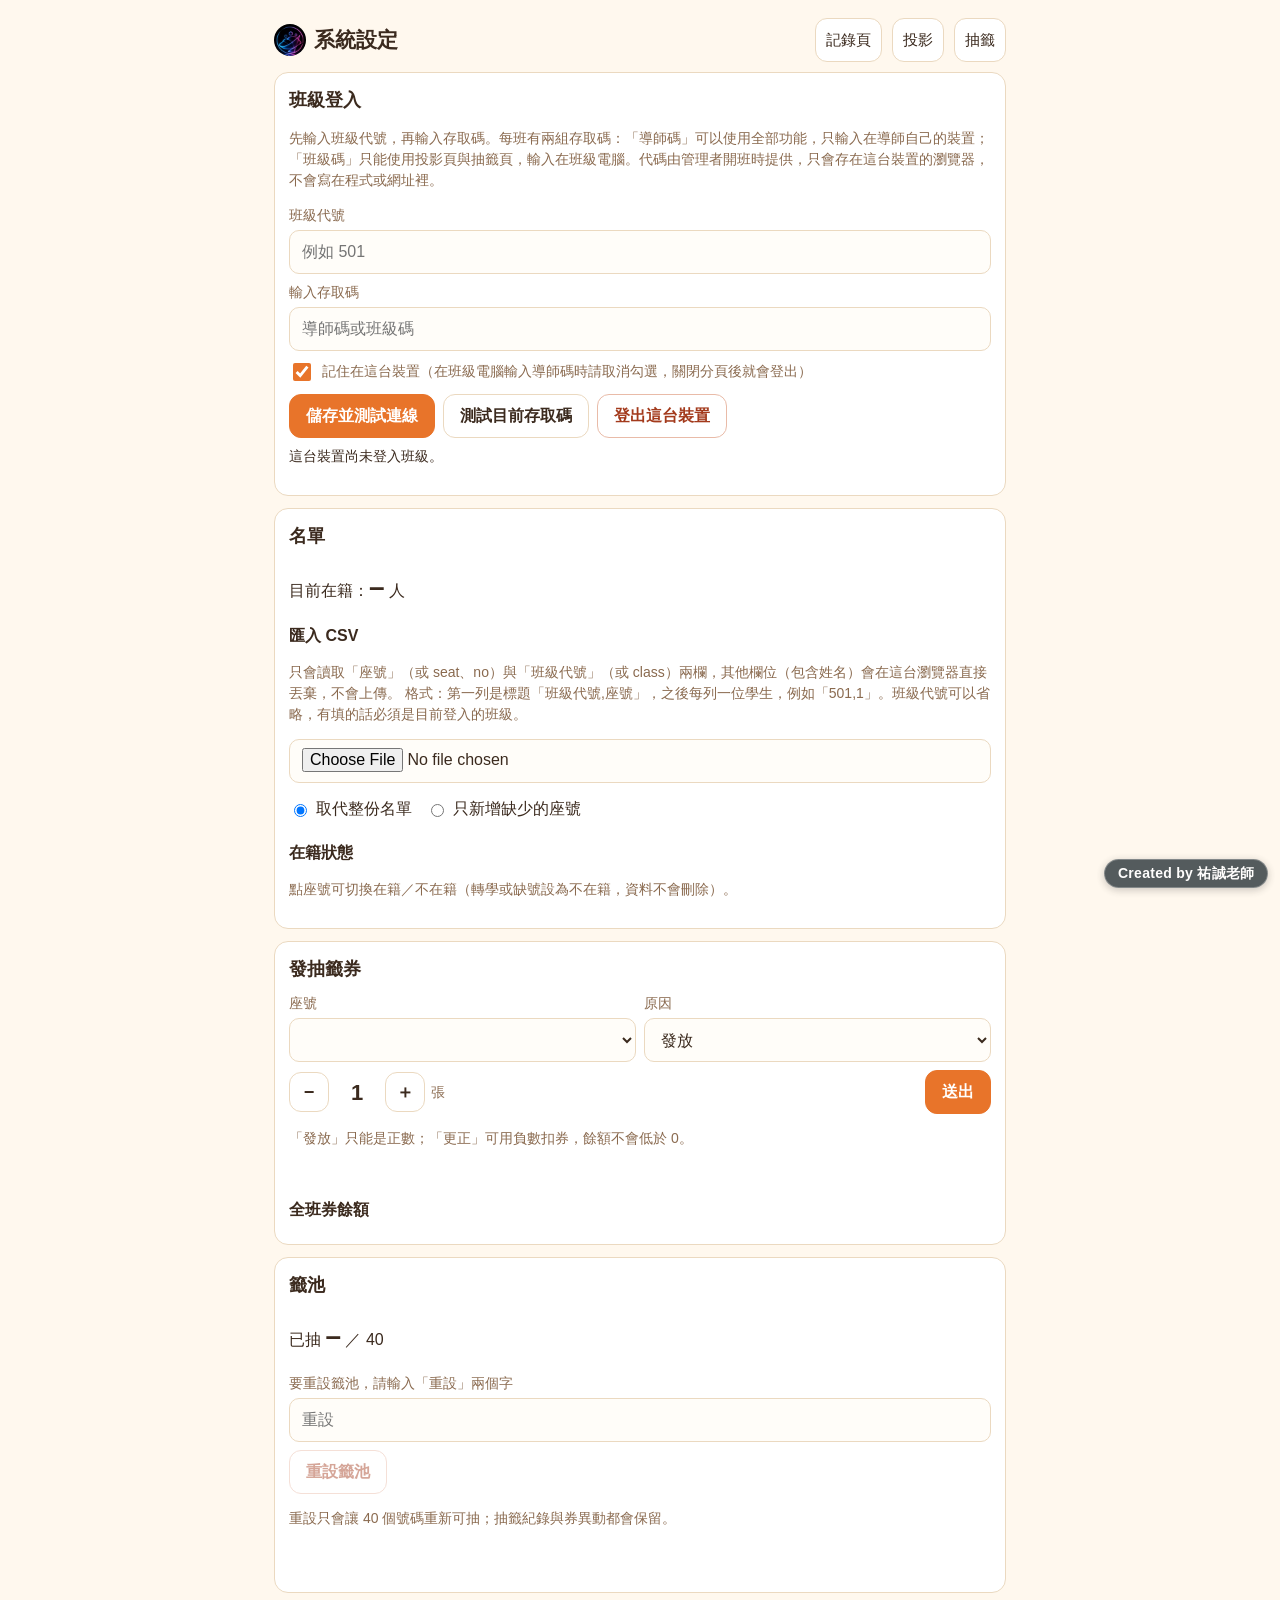
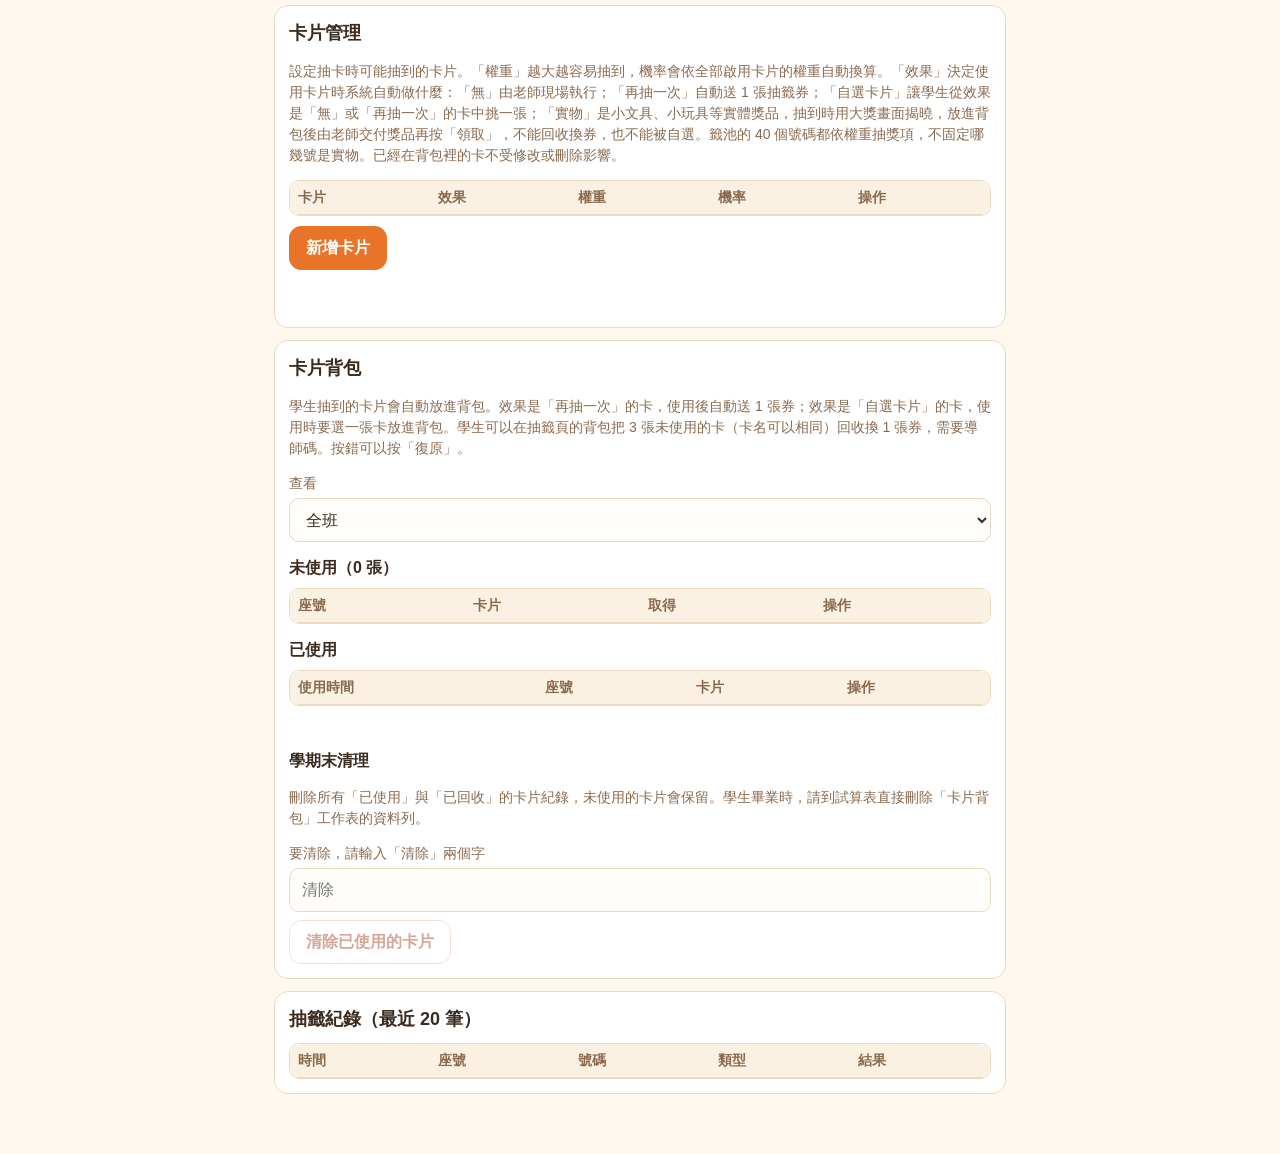
<file: settings.html>
<!doctype html>
<html lang="zh-Hant-TW">
<head>
  <meta charset="utf-8">
  <meta name="viewport" content="width=device-width, initial-scale=1, viewport-fit=cover">
  <meta name="robots" content="noindex">
  <meta name="theme-color" content="#FFF8EE">
  <link rel="manifest" href="manifest.webmanifest">
  <link rel="icon" type="image/png" sizes="32x32" href="icons/favicon-32.png">
  <link rel="apple-touch-icon" href="icons/apple-touch-icon.png">
  <meta name="mobile-web-app-capable" content="yes">
  <meta name="apple-mobile-web-app-capable" content="yes">
  <meta name="apple-mobile-web-app-title" content="班級管理">
  <meta name="apple-mobile-web-app-status-bar-style" content="default">
  <meta name="application-name" content="班級管理">
  <title>系統設定</title>
  <link rel="stylesheet" href="css/style.css?v=13">
</head>
<body>
  <div class="page wide">
    <header class="topbar">
      <h1 class="brand"><img src="icons/logo-96.png" alt="" width="32" height="32">系統設定</h1>
      <div class="right">
        <a class="icon-link" href="index.html">記錄頁</a>
        <a class="icon-link" href="board.html">投影</a>
        <a class="icon-link" href="lottery.html">抽籤</a>
      </div>
    </header>

    <!-- 1. 存取碼 -->
    <section class="card" id="secCode">
      <h2>班級登入</h2>
      <p class="muted">先輸入班級代號，再輸入存取碼。每班有兩組存取碼：「導師碼」可以使用全部功能，只輸入在導師自己的裝置；「班級碼」只能使用投影頁與抽籤頁，輸入在班級電腦。代碼由管理者開班時提供，只會存在這台裝置的瀏覽器，不會寫在程式或網址裡。</p>
      <label class="field">班級代號
        <input id="classIdInput" class="input" type="text" maxlength="10" autocomplete="username" autocapitalize="off" spellcheck="false" placeholder="例如 501">
      </label>
      <label class="field">輸入存取碼
        <input id="codeInput" class="input" type="password" autocomplete="current-password" placeholder="導師碼或班級碼">
      </label>
      <label class="gate-remember" style="margin-bottom:10px">
        <input id="codeRemember" type="checkbox" checked>
        記住在這台裝置（在班級電腦輸入導師碼時請取消勾選，關閉分頁後就會登出）
      </label>
      <div class="row">
        <button id="btnSaveCode" class="btn btn-primary" type="button">儲存並測試連線</button>
        <button id="btnTestCode" class="btn" type="button">測試目前存取碼</button>
        <button id="btnClearCode" class="btn btn-danger" type="button">登出這台裝置</button>
      </div>
      <p id="codeStatus" class="status-line"></p>
    </section>

    <!-- 2. 名單 -->
    <section class="card" id="secRoster">
      <h2>名單</h2>
      <p>目前在籍：<span id="activeCount" class="big-number">–</span> 人</p>

      <h3>匯入 CSV</h3>
      <p class="muted">只會讀取「座號」（或 seat、no）與「班級代號」（或 class）兩欄，其他欄位（包含姓名）會在這台瀏覽器直接丟棄，不會上傳。
        格式：第一列是標題「班級代號,座號」，之後每列一位學生，例如「501,1」。班級代號可以省略，有填的話必須是目前登入的班級。</p>
      <input id="csvFile" class="input" type="file" accept=".csv,text/csv">
      <div class="radio-row" role="radiogroup" aria-label="匯入模式">
        <label><input type="radio" name="importMode" value="replace" checked> 取代整份名單</label>
        <label><input type="radio" name="importMode" value="append"> 只新增缺少的座號</label>
      </div>
      <div id="previewBox" hidden>
        <p id="previewSummary" class="preview-summary"></p>
        <div class="table-wrap">
          <table class="data">
            <thead><tr><th>列號</th><th>班級代號</th><th>座號</th><th>檢查結果</th></tr></thead>
            <tbody id="previewBody"></tbody>
          </table>
        </div>
        <div class="row" style="margin-top:10px">
          <button id="btnImport" class="btn btn-primary" type="button" disabled>確認匯入</button>
          <button id="btnCancelImport" class="btn" type="button">取消</button>
        </div>
      </div>

      <h3>在籍狀態</h3>
      <p class="muted">點座號可切換在籍／不在籍（轉學或缺號設為不在籍，資料不會刪除）。</p>
      <div id="rosterGrid" class="mini-grid"></div>
    </section>

    <!-- 3. 發券 -->
    <section class="card" id="secTickets">
      <h2>發抽籤券</h2>
      <div class="row">
        <label class="field" style="flex:1;min-width:120px">座號
          <select id="ticketSeat" class="input"></select>
        </label>
        <label class="field" style="flex:1;min-width:120px">原因
          <select id="ticketReason" class="input">
            <option value="發放">發放</option>
            <option value="更正">更正</option>
          </select>
        </label>
      </div>
      <div class="row spread">
        <div class="stepper" aria-label="張數">
          <button id="btnMinus" class="btn btn-icon" type="button" aria-label="減少">−</button>
          <output id="ticketAmount">1</output>
          <button id="btnPlus" class="btn btn-icon" type="button" aria-label="增加">＋</button>
          <span class="muted">張</span>
        </div>
        <button id="btnGrant" class="btn btn-primary" type="button">送出</button>
      </div>
      <p class="muted">「發放」只能是正數；「更正」可用負數扣券，餘額不會低於 0。</p>
      <p id="ticketStatus" class="status-line"></p>
      <h3>全班券餘額</h3>
      <div id="balanceGrid" class="mini-grid"></div>
    </section>

    <!-- 4. 籤池 -->
    <section class="card" id="secPool">
      <h2>籤池</h2>
      <p>已抽 <span id="poolDrawn" class="big-number">–</span> ／ <span id="poolTotal">40</span></p>
      <label class="field">要重設籤池，請輸入「重設」兩個字
        <input id="resetInput" class="input" type="text" autocomplete="off" placeholder="重設">
      </label>
      <button id="btnReset" class="btn btn-danger" type="button" disabled>重設籤池</button>
      <p class="muted">重設只會讓 40 個號碼重新可抽；抽籤紀錄與券異動都會保留。</p>
      <p id="poolStatus" class="status-line"></p>
    </section>

    <!-- 5. 卡片管理 -->
    <section class="card" id="secCards">
      <h2>卡片管理</h2>
      <p class="muted">設定抽卡時可能抽到的卡片。「權重」越大越容易抽到，機率會依全部啟用卡片的權重自動換算。「效果」決定使用卡片時系統自動做什麼：「無」由老師現場執行；「再抽一次」自動送 1 張抽籤券；「自選卡片」讓學生從效果是「無」或「再抽一次」的卡中挑一張；「實物」是小文具、小玩具等實體獎品，抽到時用大獎畫面揭曉，放進背包後由老師交付獎品再按「領取」，不能回收換券，也不能被自選。籤池的 40 個號碼都依權重抽獎項，不固定哪幾號是實物。已經在背包裡的卡不受修改或刪除影響。</p>
      <div class="table-wrap">
        <table class="data">
          <thead><tr><th>卡片</th><th>效果</th><th>權重</th><th>機率</th><th>操作</th></tr></thead>
          <tbody id="cardBody"></tbody>
        </table>
      </div>
      <div class="row" style="margin-top:10px">
        <button id="btnNewCard" class="btn btn-primary" type="button">新增卡片</button>
        <span id="cardCount" class="muted"></span>
      </div>
      <div id="cardPanel"></div>
      <p id="cardStatus" class="status-line"></p>
    </section>

    <!-- 6. 卡片背包 -->
    <section class="card" id="secBag">
      <h2>卡片背包</h2>
      <p class="muted">學生抽到的卡片會自動放進背包。效果是「再抽一次」的卡，使用後自動送 1 張券；效果是「自選卡片」的卡，使用時要選一張卡放進背包。學生可以在抽籤頁的背包把 3 張未使用的卡（卡名可以相同）回收換 1 張券，需要導師碼。按錯可以按「復原」。</p>
      <label class="field">查看
        <select id="bagSeat" class="input"><option value="">全班</option></select>
      </label>

      <h3>未使用（<span id="bagUnusedCount">0</span> 張）</h3>
      <div class="table-wrap">
        <table class="data">
          <thead><tr><th>座號</th><th>卡片</th><th>取得</th><th>操作</th></tr></thead>
          <tbody id="bagUnusedBody"></tbody>
        </table>
      </div>

      <h3>已使用</h3>
      <div class="table-wrap">
        <table class="data">
          <thead><tr><th>使用時間</th><th>座號</th><th>卡片</th><th>操作</th></tr></thead>
          <tbody id="bagUsedBody"></tbody>
        </table>
      </div>
      <p id="bagStatus" class="status-line"></p>

      <h3>學期末清理</h3>
      <p class="muted">刪除所有「已使用」與「已回收」的卡片紀錄，未使用的卡片會保留。學生畢業時，請到試算表直接刪除「卡片背包」工作表的資料列。</p>
      <label class="field">要清除，請輸入「清除」兩個字
        <input id="bagClearInput" class="input" type="text" autocomplete="off" placeholder="清除">
      </label>
      <button id="btnBagClear" class="btn btn-danger" type="button" disabled>清除已使用的卡片</button>
    </section>

    <!-- 7. 抽籤紀錄 -->
    <section class="card" id="secDraws">
      <h2>抽籤紀錄（最近 20 筆）</h2>
      <div class="table-wrap">
        <table class="data">
          <thead><tr><th>時間</th><th>座號</th><th>號碼</th><th>類型</th><th>結果</th></tr></thead>
          <tbody id="drawBody"></tbody>
        </table>
      </div>
    </section>
  </div>

  <script src="config.js?v=13"></script>
  <script src="js/api.js?v=13"></script>
  <script src="js/pwa.js?v=13"></script>
  <script src="js/settings.js?v=13"></script>
  <!-- 著作權浮水印 -->
  <script src="js/watermark.js?v=13" defer></script>
</body>
</html>
</file>
<file: css/style.css>
/* 暖色主題：記錄頁、設定頁、投影頁共用 */
:root {
  --bg-phone: #FFF8EE;
  --bg-board: #FFF3E0;
  --surface: #FFFFFF;
  --border: #EBD9C0;
  --text: #3B2A1E;
  --text-2: #8A6A4F;
  --missing: #E0562F;
  --missing-text: #FFFFFF;
  --primary: #E8742A;
  --primary-text: #FFFFFF;
  --makeup-bg: #FFE8B8;
  --makeup-text: #7A4A12;
  --done: #4E7A37;
  --font: "Noto Sans TC", "PingFang TC", "Microsoft JhengHei", sans-serif;
  --radius: 14px;
  color-scheme: light;
}

* { box-sizing: border-box; }

html, body { margin: 0; padding: 0; }

body {
  font-family: var(--font);
  color: var(--text);
  background: var(--bg-phone);
  font-size: 16px;
  line-height: 1.5;
  -webkit-text-size-adjust: 100%;
  -webkit-tap-highlight-color: transparent;
}

a { color: var(--primary); }

button, input, select { font: inherit; color: inherit; }

[hidden] { display: none !important; }

.visually-hidden {
  position: absolute; width: 1px; height: 1px; overflow: hidden; clip: rect(0 0 0 0); white-space: nowrap;
}

/* ---------- 版面 ---------- */
.page {
  max-width: 480px;
  margin: 0 auto;
  padding: 12px 14px 120px;
}
.page.wide { max-width: 760px; padding-bottom: 48px; }

.topbar {
  display: flex;
  align-items: center;
  justify-content: space-between;
  gap: 8px;
  padding: 6px 0 10px;
}
.topbar h1 { font-size: 21px; margin: 0; }
.topbar .right { display: flex; align-items: center; gap: 10px; }
.icon-link {
  display: inline-flex; align-items: center; justify-content: center;
  min-width: 44px; min-height: 44px; padding: 0 10px;
  border: 1px solid var(--border); border-radius: 12px; background: var(--surface);
  color: var(--text); text-decoration: none; font-size: 15px;
}

.card {
  background: var(--surface);
  border: 1px solid var(--border);
  border-radius: var(--radius);
  padding: 14px;
  margin-bottom: 12px;
}
.card h2 { font-size: 18px; margin: 0 0 10px; }
.card h3 { font-size: 16px; margin: 14px 0 8px; }
.muted { color: var(--text-2); font-size: 14px; }
.row { display: flex; gap: 8px; align-items: center; flex-wrap: wrap; }
.row.spread { justify-content: space-between; }
.stack > * + * { margin-top: 8px; }

/* ---------- 按鈕與輸入 ---------- */
.btn {
  display: inline-flex; align-items: center; justify-content: center; gap: 6px;
  min-height: 44px; padding: 0 16px;
  border: 1px solid var(--border); border-radius: 12px;
  background: var(--surface); color: var(--text);
  font-size: 16px; font-weight: 600; cursor: pointer;
  touch-action: manipulation;
}
.btn:disabled { opacity: .45; cursor: not-allowed; }
.btn-primary { background: var(--primary); border-color: var(--primary); color: var(--primary-text); }
.btn-danger { color: #A33A1C; border-color: #E9BBA8; }
.btn-small { min-height: 36px; padding: 0 10px; font-size: 14px; border-radius: 10px; }
.btn-icon { min-width: 40px; min-height: 40px; padding: 0; font-size: 18px; }
.btn-block { width: 100%; }

.input, select.input {
  width: 100%;
  min-height: 44px;
  padding: 8px 12px;
  border: 1px solid var(--border);
  border-radius: 10px;
  background: #FFFDF9;
  font-size: 16px;
}
.input:focus, .btn:focus-visible, .seat:focus-visible { outline: 3px solid rgba(232, 116, 42, .45); outline-offset: 1px; }
label.field { display: block; font-size: 14px; color: var(--text-2); margin-bottom: 8px; }
label.field > .input { margin-top: 4px; color: var(--text); }

/* 開關 */
.switch { position: relative; display: inline-flex; align-items: center; gap: 6px; cursor: pointer; font-size: 13px; color: var(--text-2); }
.switch input { position: absolute; opacity: 0; width: 1px; height: 1px; }
.switch .track {
  width: 46px; height: 28px; border-radius: 14px; background: #E4D5C0; position: relative; transition: background .2s;
  flex: none;
}
.switch .track::after {
  content: ""; position: absolute; top: 3px; left: 3px; width: 22px; height: 22px; border-radius: 50%;
  background: #fff; box-shadow: 0 1px 3px rgba(0,0,0,.2); transition: transform .2s;
}
.switch input:checked + .track { background: var(--primary); }
.switch input:checked + .track::after { transform: translateX(18px); }
.switch input:focus-visible + .track { outline: 3px solid rgba(232, 116, 42, .45); }
.switch input:disabled + .track { opacity: .5; }

/* ---------- 記錄頁 ---------- */
.current-card .date { color: var(--text-2); font-size: 15px; }
.current-card .name { font-size: 22px; font-weight: 800; line-height: 1.3; margin: 2px 0 10px; word-break: break-word; }
.missing-count { font-size: 16px; font-weight: 700; color: var(--missing); white-space: nowrap; }
.missing-count.zero { color: var(--done); }
.missing-count.pending { color: var(--text-2); }

.seat-grid {
  display: grid;
  grid-template-columns: repeat(6, 1fr);
  gap: 8px;
}
.seat {
  min-height: 52px;
  border: 1px solid var(--border);
  border-radius: 12px;
  background: var(--surface);
  font-size: 19px;
  font-weight: 600;
  cursor: pointer;
  position: relative;
  touch-action: manipulation;
  user-select: none;
}
.seat.missing { background: var(--missing); border-color: var(--missing); color: var(--missing-text); font-weight: 800; }
.seat.madeup::after {
  content: "補"; position: absolute; top: 2px; right: 4px; font-size: 10px; color: var(--text-2); font-weight: 600;
}
.seat.done { background: var(--done); border-color: var(--done); color: #FFFFFF; font-weight: 800; }
.seat.done.madeup::after { color: #E4F2D8; }
.seat.changed { box-shadow: 0 0 0 2px #F3B27E inset; }
.seat.missing.changed { box-shadow: 0 0 0 3px #FFD2BF inset; }
.seat.done.changed { box-shadow: 0 0 0 3px #CFE8BD inset; }
.grid-hint { margin: 0 0 10px; font-size: 14px; color: var(--text-2); line-height: 1.5; }
.grid-hint:empty { display: none; }
.empty-hint { text-align: center; color: var(--text-2); padding: 18px 8px; }

.makeup-banner {
  display: none;
  background: var(--makeup-bg); color: var(--makeup-text);
  border-radius: 10px; padding: 8px 12px; margin-bottom: 10px; font-weight: 700; font-size: 15px;
}
body.makeup .makeup-banner { display: block; }

.bottom-bar {
  position: fixed; left: 0; right: 0; bottom: 0;
  background: rgba(255, 248, 238, .96);
  border-top: 1px solid var(--border);
  padding: 10px 14px calc(10px + env(safe-area-inset-bottom));
  z-index: 20;
}
.bottom-bar .inner { max-width: 480px; margin: 0 auto; display: grid; grid-template-columns: 1.3fr 1fr; gap: 10px; }
.bottom-bar .btn { min-height: 52px; font-size: 18px; }
#btnMakeup[aria-pressed="true"] { background: var(--makeup-bg); border-color: #F0C77A; color: var(--makeup-text); }

.assign-list { list-style: none; margin: 0; padding: 0; }
.assign-item {
  display: grid;
  grid-template-columns: 1fr auto;
  gap: 6px 10px;
  padding: 10px 0;
  border-top: 1px solid var(--border);
}
.assign-item:first-child { border-top: 0; }
.assign-item.current .a-name { color: var(--primary); }
.assign-item .a-main { min-width: 0; cursor: pointer; }
.assign-item .a-date { color: var(--text-2); font-size: 13px; }
.assign-item .a-name { font-weight: 700; word-break: break-word; }
.assign-item .a-tools { display: flex; align-items: center; gap: 4px; }
.assign-item .a-extra { grid-column: 1 / -1; display: flex; gap: 6px; flex-wrap: wrap; }
.badge-board {
  display: inline-block; font-size: 12px; padding: 0 6px; border-radius: 6px;
  background: #FCE3CF; color: #9A4A14; margin-left: 4px; vertical-align: 1px;
}

details.card > summary { cursor: pointer; font-weight: 700; font-size: 17px; list-style: none; }
details.card > summary::-webkit-details-marker { display: none; }
details.card > summary::after { content: "▾"; float: right; color: var(--text-2); }
details.card[open] > summary::after { content: "▴"; }
details.card[open] > summary { margin-bottom: 8px; }

/* ---------- 設定頁 ---------- */
.table-wrap { overflow-x: auto; border: 1px solid var(--border); border-radius: 10px; }
table.data { width: 100%; border-collapse: collapse; font-size: 14px; background: var(--surface); }
table.data th, table.data td { padding: 6px 8px; border-bottom: 1px solid var(--border); text-align: left; white-space: nowrap; }
table.data th { background: #FBF1E2; color: var(--text-2); font-weight: 600; }
table.data tr.row-error td { background: #FDE6DE; color: #8F2E12; }
table.data tr.row-error td.err { font-weight: 700; white-space: normal; }
.preview-summary { font-size: 14px; margin: 8px 0; }
.preview-summary.bad { color: #A33A1C; font-weight: 700; }

.mini-grid { display: grid; grid-template-columns: repeat(6, 1fr); gap: 6px; }
.mini {
  min-height: 44px; border: 1px solid var(--border); border-radius: 10px; background: var(--surface);
  display: flex; flex-direction: column; align-items: center; justify-content: center;
  font-size: 16px; font-weight: 700; cursor: pointer; padding: 2px;
}
.mini small { font-size: 11px; font-weight: 500; color: var(--text-2); }
.mini.off { background: #F3ECE2; color: #B59C85; border-style: dashed; }
.mini.static { cursor: default; }
.mini.has { border-color: #F0B07A; background: #FFF4EA; }

.stepper { display: inline-flex; align-items: center; gap: 6px; }
.stepper output { min-width: 44px; text-align: center; font-size: 22px; font-weight: 800; }
.radio-row { display: flex; gap: 14px; flex-wrap: wrap; margin: 8px 0; }
.radio-row label { display: inline-flex; align-items: center; gap: 6px; min-height: 36px; }
.status-line { font-size: 14px; margin-top: 8px; min-height: 1.5em; }
.status-line.ok { color: var(--done); }
.status-line.bad { color: #A33A1C; }
.big-number { font-size: 28px; font-weight: 800; }

/* ---------- 共用：提示與存取碼視窗 ---------- */
.toast {
  position: fixed; left: 50%; bottom: 96px; transform: translate(-50%, 20px);
  background: #3B2A1E; color: #fff; padding: 10px 16px; border-radius: 12px;
  font-size: 15px; max-width: calc(100vw - 32px); opacity: 0; pointer-events: none;
  transition: opacity .2s, transform .2s; z-index: 100; text-align: center;
}
.toast.show { opacity: 1; transform: translate(-50%, 0); }
.toast.error { background: #8F2E12; }

.gate {
  position: fixed; inset: 0; background: rgba(59, 42, 30, .45);
  display: flex; align-items: center; justify-content: center; padding: 16px; z-index: 200;
}
.gate-box {
  width: 100%; max-width: 380px; background: var(--surface); border-radius: 16px; padding: 20px;
  border: 1px solid var(--border); box-shadow: 0 10px 40px rgba(0,0,0,.2);
}
.gate-box h2 { margin: 0 0 6px; font-size: 20px; }
.gate-hint { color: var(--text-2); font-size: 14px; margin: 0 0 12px; }
.gate-error { color: #A33A1C; min-height: 1.4em; font-size: 14px; margin: 6px 0; }
.gate-box .btn { width: 100%; }

/* ---------- 投影頁（以 1920×1080 為基準，等比例縮放） ---------- */
body.board-page {
  background: var(--bg-board);
  height: 100vh;
  overflow: hidden;
  display: flex;
  align-items: center;
  justify-content: center;
  /* 1 設計像素 = 畫面寬 1/1920 或高 1/1080，取較小者 */
  --s: min(calc(100vw / 1920), calc(100vh / 1080));
}
.board-stage {
  width: calc(1920 * var(--s));
  height: calc(1080 * var(--s));
  display: flex;
  flex-direction: column;
  position: relative;
  overflow: hidden;
}
.board-head {
  height: calc(84 * var(--s));
  flex: none;
  display: flex;
  align-items: center;
  justify-content: space-between;
  padding: 0 calc(36 * var(--s));
  background: var(--primary);
  color: #fff;
}
.board-head h1 { margin: 0; font-size: calc(50 * var(--s)); font-weight: 800; letter-spacing: .02em; }
.board-head .meta { display: flex; align-items: center; gap: calc(24 * var(--s)); font-size: calc(30 * var(--s)); }
.board-head .btn-full {
  background: rgba(255,255,255,.18); color: #fff; border: 1px solid rgba(255,255,255,.5);
  border-radius: calc(12 * var(--s)); font-size: calc(24 * var(--s)); padding: calc(6 * var(--s)) calc(16 * var(--s));
  cursor: pointer;
}
.board-rows { flex: 1; display: flex; flex-direction: column; min-height: 0; }
.board-row {
  flex: 1 1 0;
  min-height: 0;
  display: flex;
}
.board-row:nth-child(odd) { background: #FFF8EE; }
.board-row:nth-child(even) { background: #FFEFD9; }
.board-name {
  width: 34%;
  flex: none;
  display: flex;
  align-items: center;
  padding: 0 calc(28 * var(--s)) 0 calc(36 * var(--s));
  font-size: calc(var(--nf, 64) * var(--s));
  font-weight: 800;
  line-height: 1.12;
  word-break: break-word;
  overflow: hidden;
  border-right: calc(4 * var(--s)) solid var(--border);
}
.board-name .inner { max-height: 100%; }
.board-seats {
  flex: 1;
  min-width: 0;
  display: flex;
  flex-wrap: wrap;
  align-content: center;
  align-items: center;
  gap: calc(12 * var(--s)) calc(8 * var(--s));
  padding: 0 calc(24 * var(--s));
  overflow: hidden;
}
.board-seats .chip {
  height: calc(var(--f, 80) * 1.2 * var(--s));
  min-width: calc(var(--f, 80) * 1.6 * var(--s));
  padding: 0 calc(var(--f, 80) * .16 * var(--s));
  border-radius: calc(var(--f, 80) * .2 * var(--s));
  background: var(--missing);
  color: var(--missing-text);
  font-size: calc(var(--f, 80) * var(--s));
  line-height: 1;
  font-weight: 800;
  display: inline-flex;
  align-items: center;
  justify-content: center;
  font-variant-numeric: tabular-nums;
}
.board-done {
  color: var(--done);
  font-size: calc(64 * var(--s));
  font-weight: 800;
  display: inline-flex;
  align-items: center;
  gap: calc(16 * var(--s));
}
.board-done::before {
  content: "✓";
  display: inline-flex; align-items: center; justify-content: center;
  width: calc(76 * var(--s)); height: calc(76 * var(--s)); border-radius: 50%;
  background: var(--done); color: #fff; font-size: calc(50 * var(--s));
}
.board-pending {
  color: var(--text-2);
  font-size: calc(56 * var(--s));
  font-weight: 700;
}
.board-offline {
  position: absolute; right: calc(16 * var(--s)); bottom: calc(10 * var(--s));
  font-size: calc(22 * var(--s)); color: #fff; background: rgba(59, 42, 30, .75);
  padding: calc(4 * var(--s)) calc(12 * var(--s)); border-radius: calc(8 * var(--s));
}
.board-empty-msg {
  position: absolute; inset: calc(84 * var(--s)) 0 0 0; display: flex; align-items: center; justify-content: center;
  font-size: calc(48 * var(--s)); color: var(--text-2); pointer-events: none;
}

/* 存取碼視窗：記住選項與頁面連結 */
.gate-remember { display: flex; align-items: flex-start; gap: 8px; font-size: 14px; color: var(--text-2); margin: 10px 0 0; cursor: pointer; }
.gate-remember input { width: 18px; height: 18px; margin-top: 2px; flex: none; accent-color: var(--primary); }
.gate-links { font-size: 14px; color: var(--text-2); margin: 12px 0 0; text-align: center; }

/* 標題旁的 logo */
.topbar h1.brand { display: flex; align-items: center; gap: 8px; }
.topbar h1.brand img { width: 32px; height: 32px; border-radius: 50%; flex: none; background: #000; }

/* 卡片管理：圖示挑選 */
.icon-grid { display: grid; grid-template-columns: repeat(auto-fill, minmax(44px, 1fr)); gap: 6px; margin-top: 4px; }
.icon-pick { min-height: 44px; font-size: 22px; border: 1px solid var(--border); border-radius: 10px; background: var(--surface, #fff); cursor: pointer; }
.icon-pick[aria-checked="true"] { border-color: var(--primary); box-shadow: 0 0 0 3px rgba(232, 116, 42, .35); }
div.field { display: block; font-size: 14px; color: var(--text-2); margin-bottom: 8px; }
</file>
<file: css/intro.css>
/* 系統介紹頁（intro.html）：沿用記錄頁的暖色主題，影片區另有自己的場景配色 */
:root {
  --bg: #FFF8EE;
  --bg-alt: #FFF1DE;
  --surface: #FFFFFF;
  --border: #EBD9C0;
  --text: #3B2A1E;
  --text-2: #8A6A4F;
  --primary: #E8742A;
  --primary-dark: #C95A16;
  --primary-text: #FFFFFF;
  --missing: #E0562F;
  --done: #4E7A37;
  --night: #1B1836;
  --night-2: #272352;
  --gold: #FFC53D;
  --font: "Noto Sans TC", "PingFang TC", "Microsoft JhengHei", sans-serif;
  --radius: 18px;
  --shadow: 0 10px 30px rgba(120, 72, 24, .12);
  color-scheme: light;
}

* { box-sizing: border-box; }
html { scroll-behavior: smooth; scroll-padding-top: 72px; }
html, body { margin: 0; padding: 0; }
body {
  font-family: var(--font);
  color: var(--text);
  background: var(--bg);
  font-size: 16px;
  line-height: 1.7;
  -webkit-text-size-adjust: 100%;
}
a { color: var(--primary-dark); }
img { display: inline-block; }
[hidden] { display: none !important; }
.visually-hidden { position: absolute; width: 1px; height: 1px; overflow: hidden; clip: rect(0 0 0 0); white-space: nowrap; }

.wrap { max-width: 1080px; margin: 0 auto; padding: 0 16px; }
.wrap-narrow { max-width: 760px; }

/* ---------- 按鈕 ---------- */
.btn {
  display: inline-flex; align-items: center; justify-content: center; gap: 6px;
  min-height: 46px; padding: 0 20px;
  border: 1.5px solid var(--border); border-radius: 999px;
  background: var(--surface); color: var(--text);
  font-weight: 700; text-decoration: none;
  transition: transform .15s, box-shadow .15s, background .15s;
}
.btn:hover { transform: translateY(-2px); box-shadow: var(--shadow); }
.btn-primary { background: var(--primary); border-color: var(--primary); color: var(--primary-text); }
.btn-primary:hover { background: var(--primary-dark); }
.btn-sm { min-height: 38px; padding: 0 16px; font-size: 15px; }

/* ---------- 頂端導覽 ---------- */
.nav {
  position: sticky; top: 0; z-index: 50;
  background: rgba(255, 248, 238, .88);
  backdrop-filter: blur(10px); -webkit-backdrop-filter: blur(10px);
  border-bottom: 1px solid rgba(235, 217, 192, .7);
}
.nav-inner { max-width: 1080px; margin: 0 auto; padding: 10px 16px; display: flex; align-items: center; gap: 16px; }
.nav-brand { display: flex; align-items: center; gap: 8px; font-weight: 800; color: var(--text); text-decoration: none; white-space: nowrap; }
.nav-links { display: flex; gap: 4px; margin-left: auto; overflow-x: auto; }
.nav-links a { padding: 6px 10px; border-radius: 999px; color: var(--text-2); text-decoration: none; font-size: 15px; white-space: nowrap; }
.nav-links a:hover { background: var(--bg-alt); color: var(--text); }
@media (max-width: 860px) { .nav-links { display: none; } .nav-inner .btn { margin-left: auto; } }

/* ---------- 開場 ---------- */
.hero {
  padding: 56px 0 64px;
  text-align: center;
  background:
    radial-gradient(600px 300px at 10% 0%, #FFE0BC 0%, transparent 70%),
    radial-gradient(500px 260px at 95% 10%, #FFE9C9 0%, transparent 70%),
    var(--bg);
}
.eyebrow {
  display: inline-block; margin: 0 0 14px; padding: 4px 14px;
  border-radius: 999px; background: #FFE3C2; color: var(--primary-dark);
  font-size: 14px; font-weight: 700;
}
.hero h1 { margin: 0 0 14px; font-size: clamp(30px, 5.4vw, 52px); line-height: 1.25; letter-spacing: .02em; }
.hl { color: var(--primary); position: relative; white-space: nowrap; }
.hl::after { content: ""; position: absolute; left: 0; right: 0; bottom: .06em; height: .28em; background: #FFD59E; z-index: -1; border-radius: 4px; }
.lead { max-width: 720px; margin: 0 auto 24px; color: var(--text-2); font-size: clamp(16px, 2vw, 18px); }
@media (max-width: 640px) { .br-wide { display: none; } }
.hero-actions { display: flex; gap: 10px; justify-content: center; flex-wrap: wrap; margin-bottom: 36px; }

/* ---------- 區塊共用 ---------- */
.sec { padding: 72px 0; }
.sec-alt { background: var(--bg-alt); }
.sec-kicker { margin: 0 0 6px; color: var(--primary); font-weight: 800; font-size: 13px; letter-spacing: .18em; text-align: center; }
.sec-title { margin: 0 0 12px; font-size: clamp(24px, 3.6vw, 34px); text-align: center; line-height: 1.3; }
.sec-lead { max-width: 640px; margin: 0 auto 32px; color: var(--text-2); text-align: center; }
.note { margin: 24px auto 0; max-width: 760px; padding: 12px 16px; border-radius: 12px; background: #FFF1DE; color: var(--text-2); font-size: 15px; text-align: center; }

/* 功能卡 */
.feat-grid { display: grid; grid-template-columns: repeat(auto-fit, minmax(260px, 1fr)); gap: 18px; }
.feat {
  display: flex; flex-direction: column;
  padding: 24px; border: 1px solid var(--border); border-radius: var(--radius);
  background: var(--surface); box-shadow: 0 2px 0 rgba(120, 72, 24, .04);
  transition: transform .2s, box-shadow .2s;
}
.feat:hover { transform: translateY(-4px); box-shadow: var(--shadow); }
.feat-icon { width: 56px; height: 56px; display: grid; place-items: center; border-radius: 16px; background: #FFF1DE; font-size: 30px; margin-bottom: 12px; }
.feat h3 { margin: 0 0 6px; font-size: 20px; }
.feat p { margin: 0 0 10px; color: var(--text-2); }
.feat ul { margin: 0 0 16px; padding-left: 1.2em; font-size: 15px; }
.feat li { margin: 2px 0; }
.feat-link { margin-top: auto; font-weight: 800; text-decoration: none; }
.feat-link:hover { text-decoration: underline; }

/* 使用流程 */
.steps { list-style: none; counter-reset: step; margin: 32px auto 0; padding: 0; max-width: 820px; }
.steps li { counter-increment: step; position: relative; padding: 0 0 26px 72px; }
.steps li::before {
  content: counter(step);
  position: absolute; left: 0; top: 0;
  width: 48px; height: 48px; display: grid; place-items: center;
  border-radius: 50%; background: var(--primary); color: #fff; font-weight: 800; font-size: 20px;
  box-shadow: 0 0 0 6px #FFE3C2;
}
.steps li:not(:last-child)::after { content: ""; position: absolute; left: 23px; top: 56px; bottom: 6px; width: 2px; background: repeating-linear-gradient(var(--border) 0 6px, transparent 6px 12px); }
.steps b { display: block; font-size: 19px; padding-top: 9px; }
.steps p { margin: 4px 0 0; color: var(--text-2); }

/* 身分 */
.role-grid { display: grid; grid-template-columns: repeat(auto-fit, minmax(240px, 1fr)); gap: 18px; margin-top: 28px; }
.role { padding: 24px; border: 1px solid var(--border); border-radius: var(--radius); background: var(--surface); }
.role-main { border: 2px solid var(--primary); box-shadow: var(--shadow); }
.role-head { display: flex; align-items: center; gap: 10px; }
.role-head span { font-size: 30px; }
.role-head h3 { margin: 0; font-size: 20px; }
.role-key { display: inline-block; margin: 10px 0 8px; padding: 2px 12px; border-radius: 999px; background: #FFF1DE; color: var(--primary-dark); font-weight: 700; font-size: 15px; }
.role ul { margin: 0; padding-left: 1.2em; }

/* 資安 */
.sec-dark { background: linear-gradient(160deg, var(--night) 0%, #2C2766 100%); color: #FFF4D6; }
.sec-dark .sec-kicker { color: var(--gold); }
.safe-grid { display: grid; grid-template-columns: repeat(auto-fit, minmax(220px, 1fr)); gap: 16px; margin-top: 28px; }
.safe { padding: 22px; border-radius: var(--radius); background: rgba(255, 255, 255, .06); border: 1px solid rgba(185, 178, 230, .25); }
.safe span { font-size: 30px; }
.safe b { display: block; margin: 6px 0 4px; font-size: 18px; color: var(--gold); }
.safe p { margin: 0; color: #D5D0F2; font-size: 15px; }
.note-dark { background: rgba(255, 255, 255, .08); color: #D5D0F2; }

/* 安裝 */
.install-grid { display: grid; grid-template-columns: repeat(auto-fit, minmax(220px, 1fr)); gap: 16px; margin-top: 28px; }
.install { padding: 20px; border: 1px dashed var(--border); border-radius: var(--radius); background: var(--surface); }
.install b { font-size: 17px; }
.install p { margin: 6px 0 0; color: var(--text-2); }

/* 常見問題 */
.faq { margin: 0 0 10px; border: 1px solid var(--border); border-radius: 14px; background: var(--surface); }
.faq summary { cursor: pointer; padding: 14px 18px; font-weight: 700; list-style: none; position: relative; padding-right: 44px; }
.faq summary::-webkit-details-marker { display: none; }
.faq summary::after { content: "＋"; position: absolute; right: 18px; top: 13px; color: var(--primary); font-weight: 800; }
.faq[open] summary::after { content: "－"; }
.faq p { margin: 0; padding: 0 18px 16px; color: var(--text-2); }

/* 聯絡窗口 */
.contact { display: grid; grid-template-columns: 1fr 1.1fr; gap: 40px; align-items: start; }
@media (max-width: 820px) { .contact { grid-template-columns: 1fr; gap: 24px; } }
.contact-info .sec-kicker, .contact-info .sec-title { text-align: left; }
.contact-info > p { color: var(--text-2); }
.contact-list { list-style: none; margin: 20px 0 0; padding: 0; }
.contact-list li { display: flex; gap: 14px; align-items: center; padding: 12px 0; border-top: 1px dashed var(--border); }
.contact-list span { width: 46px; height: 46px; flex: none; display: grid; place-items: center; border-radius: 14px; background: #FFF1DE; font-size: 24px; }
.contact-list b { display: block; }
.contact-list small { color: var(--text-2); font-size: 14px; }
.contact-card { padding: 28px; border: 1px solid var(--border); border-radius: var(--radius); background: var(--surface); box-shadow: var(--shadow); }
.cf-field { display: block; margin-bottom: 16px; }
.cf-field span { display: block; margin-bottom: 6px; font-weight: 700; }
.cf-field em { margin-left: 4px; color: var(--missing); font-style: normal; font-size: 13px; font-weight: 700; }
.cf-field input, .cf-field select {
  width: 100%; min-height: 48px; padding: 0 14px;
  border: 1.5px solid var(--border); border-radius: 12px; background: #FFFCF7;
  font: inherit; color: var(--text);
}
.cf-field textarea {
  width: 100%; min-height: 130px; padding: 12px 14px; resize: vertical;
  border: 1.5px solid var(--border); border-radius: 12px; background: #FFFCF7;
  font: inherit; color: var(--text); line-height: 1.6;
}
.cf-count { display: block; margin-top: 4px; text-align: right; color: var(--text-2); font-size: 13px; }
.cf-field textarea:focus,
.cf-field input:focus, .cf-field select:focus { outline: none; border-color: var(--primary); box-shadow: 0 0 0 4px #FFE3C2; }
.cf-trap { position: absolute; left: -9999px; width: 1px; height: 1px; overflow: hidden; }
.cf-privacy { margin: 4px 0 16px; padding: 10px 14px; border-radius: 12px; background: #FFF1DE; color: var(--text-2); font-size: 14px; }
.cf-submit { width: 100%; border: 0; cursor: pointer; font: inherit; font-weight: 800; }
.cf-submit:disabled { opacity: .55; cursor: not-allowed; transform: none; box-shadow: none; }
.cf-msg { min-height: 1.7em; margin: 12px 0 0; text-align: center; font-weight: 700; color: var(--text-2); }
.cf-msg.ok { color: var(--done); }
.cf-msg.err { color: var(--missing); }
.cf-msg.warn { color: var(--primary-dark); }

/* 結尾連結 */
.cta { text-align: center; }
.cta-links { display: flex; gap: 10px; justify-content: center; flex-wrap: wrap; }

.foot { padding: 24px 0 32px; border-top: 1px solid var(--border); color: var(--text-2); font-size: 14px; }
.foot-inner { display: flex; gap: 12px 24px; align-items: center; justify-content: space-between; flex-wrap: wrap; }
.foot-inner span { display: inline-flex; align-items: center; gap: 6px; }

/* ================================================================
 * 影片播放器：舞台固定 960×540 設計，再依外框寬度等比例縮放（js 設定 transform）
 * ================================================================ */
.vp { max-width: 960px; margin: 0 auto; text-align: left; outline: none; }
.vp:focus-visible .vp-screen { box-shadow: 0 0 0 4px #FFC48A, var(--shadow); }
.vp-screen {
  position: relative; aspect-ratio: 16 / 9; overflow: hidden;
  border-radius: 20px; background: #000; box-shadow: 0 24px 60px rgba(120, 72, 24, .25);
}
.vp:fullscreen { max-width: none; display: flex; flex-direction: column; justify-content: center; background: #000; }
.vp:fullscreen .vp-screen { border-radius: 0; width: min(100vw, calc((100vh - 60px) * 16 / 9)); margin: 0 auto; }
.vp:fullscreen .vp-chapters { display: none; }
.vp:fullscreen .vp-bar { width: min(100vw, calc((100vh - 60px) * 16 / 9)); margin: 0 auto; color: #fff; }

.stage {
  position: absolute; left: 0; top: 0; width: 960px; height: 540px;
  transform-origin: 0 0; overflow: hidden;
  font-family: var(--font); color: var(--text); line-height: 1.4;
}

/* 封面（播放前、播完後） */
.vp-poster {
  position: absolute; inset: 0; z-index: 20;
  display: flex; flex-direction: column; align-items: center; justify-content: center; gap: 14px;
  border: 0; cursor: pointer; color: #fff; font: inherit;
  background: radial-gradient(circle at 50% 45%, rgba(232, 116, 42, .55), rgba(27, 24, 54, .82));
}
.vp-poster[hidden] { display: none; }
.play-ring {
  width: 88px; height: 88px; display: grid; place-items: center; padding-left: 6px;
  border-radius: 50%; background: #fff; color: var(--primary); font-size: 34px;
  box-shadow: 0 0 0 0 rgba(255, 255, 255, .6); animation: ring 2s infinite;
}
.poster-text { font-weight: 800; font-size: clamp(15px, 2.4vw, 20px); text-shadow: 0 2px 8px rgba(0, 0, 0, .4); }
.vp-poster:hover .play-ring { transform: scale(1.06); }
@keyframes ring { 70% { box-shadow: 0 0 0 22px rgba(255, 255, 255, 0); } 100% { box-shadow: 0 0 0 0 rgba(255, 255, 255, 0); } }

/* 控制列 */
.vp-bar { display: flex; align-items: center; gap: 12px; padding: 12px 4px 6px; }
.vp-btn {
  flex: none; width: 42px; height: 42px; border-radius: 50%;
  border: 1.5px solid var(--border); background: var(--surface); color: var(--text);
  font-size: 17px; cursor: pointer;
}
.vp-btn[data-act="toggle"] { background: var(--primary); border-color: var(--primary); color: #fff; }
.vp-track { position: relative; flex: 1; height: 10px; border-radius: 999px; background: #EBD9C0; cursor: pointer; }
.vp-fill { position: absolute; left: 0; top: 0; bottom: 0; width: 0; border-radius: 999px; background: linear-gradient(90deg, #F59A4E, var(--primary)); }
.vp-marks span { position: absolute; top: -3px; width: 3px; height: 16px; margin-left: -1.5px; border-radius: 2px; background: var(--bg); }
.vp-time { flex: none; font-variant-numeric: tabular-nums; font-size: 14px; color: var(--text-2); }
.vp-chapters { display: flex; gap: 6px; flex-wrap: wrap; justify-content: center; padding-top: 6px; }
.vp-chapters button {
  border: 1px solid var(--border); background: var(--surface); color: var(--text-2);
  border-radius: 999px; padding: 4px 12px; font: inherit; font-size: 14px; cursor: pointer;
}
.vp-chapters button.on { background: var(--text); border-color: var(--text); color: #fff; }

/* 播放中暫停：所有動畫停在原地 */
.vp.paused .stage *, .vp.paused .stage *::before, .vp.paused .stage *::after { animation-play-state: paused !important; }

/* 場景切換 */
.scene { position: absolute; inset: 0; opacity: 0; visibility: hidden; transition: opacity .5s, visibility .5s; }
.scene.on { opacity: 1; visibility: visible; }

/* 字幕與章節 */
.caption {
  position: absolute; left: 50%; bottom: 18px; transform: translateX(-50%);
  max-width: 860px; padding: 8px 22px; border-radius: 999px;
  background: rgba(20, 14, 10, .72); color: #fff; font-size: 20px; font-weight: 700; white-space: nowrap;
  z-index: 10;
}
.caption:empty { display: none; }
.caption.pop { animation: capIn .45s both; }
.chapter-tag {
  position: absolute; left: 20px; top: 18px; z-index: 10;
  padding: 4px 14px; border-radius: 999px; background: rgba(255, 255, 255, .9); color: var(--primary-dark);
  font-size: 15px; font-weight: 800; box-shadow: 0 2px 8px rgba(0, 0, 0, .12);
}
.chapter-tag:empty { display: none; }
@keyframes capIn { from { opacity: 0; transform: translate(-50%, 10px); } to { opacity: 1; transform: translate(-50%, 0); } }

/* 共用動畫 */
@keyframes popIn { 0% { opacity: 0; transform: scale(.4); } 70% { opacity: 1; transform: scale(1.1); } 100% { opacity: 1; transform: scale(1); } }
@keyframes rise { from { opacity: 0; transform: translateY(24px); } to { opacity: 1; transform: none; } }
@keyframes slideL { from { opacity: 0; transform: translateX(-40px); } to { opacity: 1; transform: none; } }
@keyframes show { from { opacity: 0; } to { opacity: 1; } }
@keyframes floaty { 0%, 100% { transform: translateY(0); } 50% { transform: translateY(-18px); } }

/* ---------- 片頭／片尾 ---------- */
.sc-title, .sc-end { background: linear-gradient(150deg, #FFD9AE 0%, #FFF3E2 55%, #FFE6C6 100%); text-align: center; }
.bubbles i { position: absolute; border-radius: 50%; background: rgba(255, 255, 255, .55); animation: floaty 5s ease-in-out infinite; }
.bubbles i:nth-child(1) { width: 140px; height: 140px; left: 40px; top: 300px; }
.bubbles i:nth-child(2) { width: 70px; height: 70px; left: 170px; top: 60px; animation-delay: -1s; background: rgba(232, 116, 42, .18); }
.bubbles i:nth-child(3) { width: 180px; height: 180px; left: 760px; top: 40px; animation-delay: -2s; }
.bubbles i:nth-child(4) { width: 60px; height: 60px; left: 820px; top: 380px; animation-delay: -3s; background: rgba(255, 197, 61, .35); }
.bubbles i:nth-child(5) { width: 40px; height: 40px; left: 640px; top: 440px; animation-delay: -1.5s; background: rgba(232, 116, 42, .22); }
.sc-title .t-logo { position: absolute; left: 414px; top: 64px; border-radius: 30px; box-shadow: 0 16px 40px rgba(201, 90, 22, .3); }
.sc-title.on .t-logo { animation: popIn .8s .2s both; }
.t-name { position: absolute; left: 0; right: 0; top: 222px; font-size: 64px; font-weight: 900; color: var(--text); letter-spacing: .06em; }
.t-name span { display: inline-block; margin-left: 14px; padding: 2px 16px; border-radius: 14px; background: var(--primary); color: #fff; font-size: 40px; vertical-align: 10px; }
.sc-title.on .t-name { animation: rise .7s .8s both; }
.t-chips { position: absolute; left: 0; right: 0; top: 340px; display: flex; gap: 14px; justify-content: center; }
.t-chips span { padding: 8px 18px; border-radius: 999px; background: #fff; font-size: 22px; font-weight: 700; box-shadow: 0 6px 16px rgba(120, 72, 24, .12); }
.sc-title.on .t-chips span { animation: popIn .5s var(--d) both; }

.sc-end .t-logo { position: absolute; left: 425px; top: 90px; border-radius: 26px; box-shadow: 0 16px 40px rgba(201, 90, 22, .3); }
.e-line { position: absolute; left: 0; right: 0; top: 232px; font-size: 44px; font-weight: 900; }
.e-by { position: absolute; left: 0; right: 0; top: 310px; font-size: 22px; color: var(--text-2); font-weight: 700; }
.sc-end.on .t-logo { animation: popIn .8s .2s both; }
.sc-end.on .e-line { animation: rise .7s .7s both; }
.sc-end.on .e-by { animation: rise .7s 1.3s both; }

/* ---------- 01 記錄缺交 ---------- */
.sc-record { background: linear-gradient(120deg, #FFF8EE 0%, #FFEBD2 100%); }
.sc-record .side { position: absolute; left: 80px; top: 92px; width: 420px; }
.sc-record .num { font-size: 22px; font-weight: 900; color: var(--primary); letter-spacing: .1em; }
.sc-record h2 { margin: 0 0 12px; font-size: 52px; }
.sc-record p { margin: 0 0 18px; font-size: 24px; color: var(--text-2); }
.sc-record ul { margin: 0; padding: 0; list-style: none; }
.sc-record li { margin: 10px 0; padding: 10px 16px; border-radius: 12px; background: #fff; font-size: 20px; font-weight: 700; box-shadow: 0 4px 12px rgba(120, 72, 24, .08); }
.sc-record li::before { content: "✓ "; color: var(--done); }
.sc-record.on .side > * { animation: slideL .6s both; }
.sc-record.on .side h2 { animation-delay: .15s; }
.sc-record.on .side p { animation-delay: .3s; }
.sc-record.on .side ul { animation: none; }
.sc-record.on li { animation: slideL .5s var(--d) both; }

.phone {
  position: absolute; left: 590px; top: 22px; width: 290px; height: 444px;
  padding: 14px 14px 0; border: 9px solid #3B2A1E; border-radius: 36px;
  background: #FFF8EE; box-shadow: 0 24px 50px rgba(59, 42, 30, .28);
}
.sc-record.on .phone { animation: rise .7s .2s both; }
.ph-top { display: flex; align-items: center; justify-content: space-between; font-size: 15px; }
.cnt { position: relative; display: inline-block; width: 82px; height: 26px; }
.cnt span { position: absolute; inset: 0; display: grid; place-items: center; border-radius: 999px; background: #FDE3D9; color: var(--missing); font-size: 13px; font-weight: 800; }
.sc-record.on .cnt span + span { animation: show .01s var(--d) both; }
.ph-card { margin: 8px 0; padding: 8px 12px; border: 1px solid var(--border); border-radius: 12px; background: #fff; }
.ph-card small { display: block; color: var(--text-2); font-size: 12px; }
.ph-card b { font-size: 18px; }
.ph-grid { display: grid; grid-template-columns: repeat(5, 1fr); gap: 6px; }
.seat {
  position: relative; height: 34px; display: grid; place-items: center;
  border: 1px solid var(--border); border-radius: 9px; background: #fff; font-weight: 800; font-size: 15px;
}
.sc-record.on .seat.hit { animation: miss .45s var(--d) both; }
.sc-record.on .seat.hit::after {
  content: ""; position: absolute; inset: -6px; border-radius: 14px; border: 3px solid var(--missing); opacity: 0;
  animation: tap .6s var(--d) both;
}
@keyframes miss { 0% { background: #fff; color: var(--text); transform: scale(1); } 50% { transform: scale(.86); } 100% { background: var(--missing); color: #fff; border-color: var(--missing); transform: scale(1); } }
@keyframes tap { 0% { opacity: .9; transform: scale(.6); } 100% { opacity: 0; transform: scale(1.4); } }
.ph-save { margin-top: 12px; height: 42px; display: grid; place-items: center; border-radius: 12px; background: var(--primary); color: #fff; font-weight: 800; }
.sc-record.on .ph-save { animation: press .5s 5.8s both; }
@keyframes press { 50% { transform: scale(.92); filter: brightness(.9); } }
.ph-toast {
  position: absolute; left: 50%; bottom: 14px; transform: translateX(-50%);
  padding: 10px 22px; border-radius: 999px; background: var(--done); color: #fff; font-weight: 800; opacity: 0; white-space: nowrap;
}
.sc-record.on .ph-toast { animation: toast 2.6s 6.2s both; }
@keyframes toast { 0% { opacity: 0; transform: translate(-50%, 12px); } 15%, 85% { opacity: 1; transform: translate(-50%, 0); } 100% { opacity: 0; } }

/* ---------- 02 投影看板 ---------- */
.sc-board { background: radial-gradient(circle at 50% 30%, #4A3B30 0%, #241A14 100%); }
.monitor { position: absolute; left: 130px; top: 36px; width: 700px; }
.sc-board.on .monitor { animation: rise .7s both; }
.screen { height: 360px; padding: 22px 28px; border: 14px solid #15110E; border-radius: 18px; background: #FFF3E0; box-shadow: 0 0 60px rgba(255, 200, 140, .25); }
.stand { width: 160px; height: 46px; margin: 0 auto; background: linear-gradient(#15110E, #2C221B); clip-path: polygon(30% 0, 70% 0, 100% 100%, 0 100%); }
.bd-head { font-size: 22px; font-weight: 900; color: var(--text-2); margin-bottom: 14px; }
.bd-row { display: flex; align-items: center; gap: 10px; padding: 12px 0; border-top: 2px dashed var(--border); }
.sc-board.on .bd-row { animation: slideL .5s var(--d) both; }
.bd-name { flex: none; width: 250px; font-size: 26px; font-weight: 900; }
.chip { width: 58px; height: 58px; display: grid; place-items: center; border-radius: 14px; background: var(--missing); color: #fff; font-size: 30px; font-weight: 900; }
.sc-board.on .chip { animation: popIn .45s var(--d) both; }

/* ---------- 03 抽籤 ---------- */
.sc-lottery { background: radial-gradient(ellipse at 50% -10%, #2C2766 0%, var(--night) 60%); color: #FFF4D6; }
.stars { position: absolute; inset: 0; background-image:
  radial-gradient(2px 2px at 60px 80px, #fff 50%, transparent 51%),
  radial-gradient(2px 2px at 220px 40px, #FFE27A 50%, transparent 51%),
  radial-gradient(1.5px 1.5px at 380px 120px, #fff 50%, transparent 51%),
  radial-gradient(2px 2px at 520px 60px, #fff 50%, transparent 51%),
  radial-gradient(1.5px 1.5px at 700px 140px, #FFE27A 50%, transparent 51%),
  radial-gradient(2px 2px at 880px 70px, #fff 50%, transparent 51%),
  radial-gradient(1.5px 1.5px at 140px 420px, #fff 50%, transparent 51%),
  radial-gradient(2px 2px at 900px 400px, #fff 50%, transparent 51%),
  radial-gradient(1.5px 1.5px at 460px 470px, #FFE27A 50%, transparent 51%);
  animation: twinkle 3s ease-in-out infinite alternate; }
@keyframes twinkle { from { opacity: .45; } to { opacity: 1; } }
.lt-info {
  position: absolute; left: 60px; top: 90px; width: 200px; padding: 22px 16px; text-align: center;
  border: 2px solid #4B4590; border-radius: 22px; background: var(--night-2);
}
.sc-lottery.on .lt-info { animation: slideL .6s both; }
.lt-info small { display: block; color: #B9B2E6; font-size: 16px; }
.lt-info b { display: block; font-size: 70px; line-height: 1.1; color: var(--gold); }
.tickets { margin: 14px 0 4px; font-size: 34px; }
.sc-lottery.on .tickets .used { animation: used .6s 1s both; display: inline-block; }
@keyframes used { to { opacity: .2; transform: translateY(-14px) rotate(-20deg) scale(.8); } }
.lt-btn { margin-top: 14px; height: 50px; display: grid; place-items: center; border-radius: 14px; background: #FF8A3D; color: #2B1B00; font-size: 24px; font-weight: 900; }
.sc-lottery.on .lt-btn { animation: press .45s .7s both; }

.slot { position: absolute; left: 330px; top: 110px; width: 200px; text-align: center; }
.slot small { display: block; margin-bottom: 8px; color: #B9B2E6; font-size: 18px; }
.slot-win { height: 180px; overflow: hidden; border: 3px solid var(--gold); border-radius: 24px; background: #15122C; box-shadow: 0 0 40px rgba(255, 197, 61, .3) inset; }
.slot-strip span { display: block; height: 180px; line-height: 180px; font-size: 104px; font-weight: 900; color: var(--gold); font-variant-numeric: tabular-nums; }
.sc-lottery.on .slot-strip { animation: roll 3.2s 1.2s cubic-bezier(.12, .72, .2, 1) both; }
@keyframes roll { from { transform: translateY(0); } to { transform: translateY(-1980px); } }
.sc-lottery.on .slot-win { animation: glowBox .9s 4.4s both; }
@keyframes glowBox { 50% { box-shadow: 0 0 60px rgba(255, 226, 122, .9), 0 0 40px rgba(255, 197, 61, .3) inset; } }

.flip { position: absolute; left: 640px; top: 80px; width: 230px; height: 310px; }
.flip-inner { position: relative; width: 100%; height: 100%; }
/* 翻牌：先左右壓扁，換成正面後再展開（不依賴 3D，所有瀏覽器都一致） */
.sc-lottery.on .flip-inner { animation: flipCard .8s 5s ease-in-out both; }
@keyframes flipCard { 0%, 100% { transform: scaleX(1); } 50% { transform: scaleX(0); } }
.face { position: absolute; inset: 0; border-radius: 22px; }
.face.back {
  display: grid; place-items: center; font-size: 90px; color: var(--gold);
  border: 3px solid var(--gold);
  background: repeating-linear-gradient(45deg, #2C2766 0 14px, #352F78 14px 28px);
}
.sc-lottery.on .face.back { animation: swapOut .8s 5s both; }
.face.front {
  padding: 24px 16px; text-align: center; opacity: 0;
  background: linear-gradient(170deg, #FFF8E6, #FFE6A8); color: #3B2A1E; border: 3px solid var(--gold);
  box-shadow: 0 0 50px rgba(255, 226, 122, .6);
}
.sc-lottery.on .face.front { animation: swapIn .8s 5s both; }
@keyframes swapOut { 0%, 49% { opacity: 1; } 50%, 100% { opacity: 0; } }
@keyframes swapIn { 0%, 49% { opacity: 0; } 50%, 100% { opacity: 1; } }
.f-icon { font-size: 76px; line-height: 1.2; }
.face.front b { display: block; margin: 8px 0; font-size: 32px; }
.face.front p { margin: 0; font-size: 18px; color: #6B4B2A; }
.burst { position: absolute; left: 50%; top: 50%; }
.burst i { position: absolute; width: 10px; height: 10px; border-radius: 3px; opacity: 0; }
.sc-lottery.on .burst i { animation: burst 1.2s 5.6s ease-out both; }
@keyframes burst { 0% { opacity: 1; transform: translate(0, 0) rotate(0); } 100% { opacity: 0; transform: translate(var(--x), var(--y)) rotate(360deg); } }

/* ---------- 04 卡片背包 ---------- */
.sc-bag { background: linear-gradient(160deg, #FFF8EE 0%, #FFE9CF 100%); }
.bag-title { position: absolute; left: 0; right: 0; top: 50px; margin: 0; text-align: center; font-size: 38px; }
.sc-bag.on .bag-title { animation: rise .6s both; }
.bag { position: absolute; left: 82px; top: 140px; display: flex; gap: 24px; }
.card {
  position: relative; width: 140px; height: 186px; padding-top: 26px; text-align: center;
  border: 2px solid var(--border); border-radius: 18px; background: #fff; box-shadow: 0 8px 20px rgba(120, 72, 24, .12);
}
.card i { display: block; font-style: normal; font-size: 62px; line-height: 1.3; }
.card b { display: block; margin-top: 8px; font-size: 20px; }
.sc-bag.on .card { animation: rise .5s .3s both; }
.sc-bag.on .card.pick { animation: rise .5s .3s both, sel .3s var(--d) forwards, gather .8s 4s ease-in forwards; }
.card.pick::after {
  content: "✓"; position: absolute; right: -10px; top: -10px; width: 34px; height: 34px; display: grid; place-items: center;
  border-radius: 50%; background: var(--done); color: #fff; font-weight: 900; opacity: 0; transform: scale(.3);
}
.sc-bag.on .card.pick::after { animation: popIn .35s var(--d) both; }
@keyframes sel { to { border-color: var(--done); transform: translateY(-12px); box-shadow: 0 14px 26px rgba(78, 122, 55, .25); } }
@keyframes gather { from { transform: translateY(-12px); opacity: 1; } to { transform: translate(var(--dx), 60px) scale(.4); opacity: 0; } }
.sc-bag.on .card.stay { animation: rise .5s .3s both, dim .5s 4s forwards; }
@keyframes dim { to { opacity: .35; } }
.bag-ok {
  position: absolute; left: 50%; top: 360px; transform: translateX(-50%);
  padding: 6px 18px; border-radius: 999px; background: #3B2A1E; color: #fff; font-weight: 800; font-size: 18px; opacity: 0; white-space: nowrap;
}
.sc-bag.on .bag-ok { animation: toast 1.6s 2.9s both; }
.bag-ticket {
  position: absolute; left: 380px; top: 150px; width: 200px; height: 170px;
  display: flex; flex-direction: column; align-items: center; justify-content: center;
  border-radius: 24px; background: linear-gradient(160deg, #FFD36B, #FF9E4A); color: #3B2A1E;
  box-shadow: 0 0 0 8px rgba(255, 211, 107, .35), 0 20px 40px rgba(201, 90, 22, .35); opacity: 0;
}
.bag-ticket span { font-size: 70px; line-height: 1.1; }
.bag-ticket b { font-size: 28px; }
.sc-bag.on .bag-ticket { animation: popIn .7s 4.8s both; }

/* ---------- 05 全校共用 ---------- */
.sc-school { background: linear-gradient(160deg, #EAF2FF 0%, #F7F2FF 100%); }
.links { position: absolute; inset: 0; width: 960px; height: 540px; }
.links line { stroke: #9AA9D6; stroke-width: 3; stroke-dasharray: 8 8; stroke-dashoffset: 0; opacity: 0; }
.sc-school.on .links line { animation: show .6s 1.8s both, dash 1.2s 1.8s linear infinite; }
@keyframes dash { to { stroke-dashoffset: -32; } }
.sheet {
  position: absolute; left: 380px; top: 140px; width: 200px; height: 150px; z-index: 1;
  display: flex; flex-direction: column; align-items: center; justify-content: center;
  border-radius: 22px; background: #fff; border: 3px solid #34A853; font-size: 46px; box-shadow: 0 14px 34px rgba(52, 168, 83, .2);
}
.sheet b { font-size: 22px; }
.sheet small { font-size: 15px; color: #5C6B8A; }
.sc-school.on .sheet { animation: popIn .7s .2s both; }
.cls {
  position: absolute; width: 180px; height: 90px; z-index: 1;
  display: flex; flex-direction: column; align-items: center; justify-content: center;
  border-radius: 18px; background: #fff; border: 2px solid #C9D3F0; box-shadow: 0 8px 20px rgba(60, 80, 140, .12);
}
.cls b { font-size: 26px; color: #2B3A67; }
.cls small { font-size: 14px; color: #5C6B8A; }
.sc-school.on .cls { animation: popIn .5s var(--d) both; }
.pills { position: absolute; left: 0; right: 0; top: 418px; display: flex; gap: 12px; justify-content: center; }
.pills span { padding: 6px 16px; border-radius: 999px; background: #2B3A67; color: #fff; font-size: 17px; font-weight: 700; }
.sc-school.on .pills span { animation: rise .5s var(--d) both; }
/* 字幕在這一幕往下讓位給標語 */
.stage[data-on="5"] .caption { display: none; }

@media (prefers-reduced-motion: reduce) {
  html { scroll-behavior: auto; }
  .play-ring, .bubbles i, .stars { animation: none !important; }
  .btn:hover, .feat:hover { transform: none; }
}
</file>
<file: css/lottery.css>
/* 夜空主題：抽籤頁（不使用缺交專用紅色） */
:root {
  --bg: #1B1836;
  --panel: #272352;
  --panel-border: #4B4590;
  --text: #FFF4D6;
  --text-2: #B9B2E6;
  --gold: #FFC53D;
  --btn: #FF8A3D;
  --btn-text: #2B1B00;
  --glow: #FFE27A;
  --drawn-bg: rgba(39, 35, 82, .4);
  --drawn-text: #6E68A8;
  --ticket: #F3DCB0;
  --font: "Noto Sans TC", "PingFang TC", "Microsoft JhengHei", sans-serif;
  /* 1u：1920×1080 時約 19.2px，依畫面等比例縮放 */
  --u: min(1vw, 1.7778vh);
  color-scheme: dark;
}

* { box-sizing: border-box; }
html, body { margin: 0; padding: 0; }
[hidden] { display: none !important; }

body.lottery {
  background: radial-gradient(ellipse at 50% -10%, #2C2766 0%, var(--bg) 60%) fixed, var(--bg);
  color: var(--text);
  font-family: var(--font);
  min-height: 100vh;
  overflow: hidden;
}
a { color: var(--gold); }
button, input { font: inherit; color: inherit; }

.stars { position: fixed; inset: 0; width: 100%; height: 100%; z-index: 0; pointer-events: none; }

.app {
  position: relative;
  z-index: 1;
  height: 100vh;
  display: grid;
  grid-template-rows: auto 1fr auto;
  padding: calc(.8 * var(--u)) calc(1.4 * var(--u));
  gap: calc(.8 * var(--u));
}

/* ---------- 標題與控制列 ---------- */
.top { display: flex; align-items: center; justify-content: space-between; gap: calc(1 * var(--u)); flex-wrap: wrap; }
.top h1 {
  margin: 0; font-size: calc(1.9 * var(--u)); color: var(--gold); letter-spacing: .08em;
  text-shadow: 0 0 calc(.8 * var(--u)) rgba(255, 197, 61, .45);
}
.controls { display: flex; align-items: center; gap: calc(.9 * var(--u)); flex-wrap: wrap; font-size: calc(.85 * var(--u)); color: var(--text-2); }
.btn {
  min-height: calc(2.1 * var(--u)); padding: 0 calc(.9 * var(--u));
  border-radius: calc(.6 * var(--u)); border: 1px solid var(--panel-border);
  background: var(--panel); color: var(--text); cursor: pointer; font-size: calc(.85 * var(--u)); font-weight: 600;
}
.btn:hover { border-color: var(--gold); }
.btn:focus-visible, .seat:focus-visible, .btn-draw:focus-visible { outline: 3px solid var(--gold); outline-offset: 2px; }
.btn-sound {
  background: var(--btn); color: var(--btn-text); border-color: var(--btn);
  animation: pulse 1.6s ease-in-out infinite;
}
.tgl { display: inline-flex; align-items: center; gap: calc(.35 * var(--u)); cursor: pointer; }
.tgl input { position: absolute; opacity: 0; width: 1px; height: 1px; }
.tgl .track {
  width: calc(2.2 * var(--u)); height: calc(1.25 * var(--u)); border-radius: 99px; background: #3A3570; position: relative; transition: background .2s;
  border: 1px solid var(--panel-border);
}
.tgl .track::after {
  content: ""; position: absolute; top: 50%; left: 2px; width: calc(.95 * var(--u)); height: calc(.95 * var(--u));
  border-radius: 50%; background: var(--text-2); transform: translateY(-50%); transition: left .2s, background .2s;
}
.tgl input:checked + .track { background: #6B5B1E; border-color: var(--gold); }
.tgl input:checked + .track::after { left: calc(100% - .95 * var(--u) - 2px); background: var(--gold); }
.tgl input:focus-visible + .track { outline: 3px solid var(--gold); }
.vol { display: inline-flex; align-items: center; gap: calc(.4 * var(--u)); }
.vol input { width: calc(6 * var(--u)); accent-color: var(--gold); }

/* ---------- 主版面：左 55%、右 45% ---------- */
.layout {
  display: grid;
  grid-template-columns: 55fr 45fr;
  gap: calc(1.4 * var(--u));
  min-height: 0;
}

.numbers { display: flex; flex-direction: column; justify-content: center; min-height: 0; }
.num-grid {
  display: grid;
  grid-template-columns: repeat(8, 1fr);
  gap: calc(.65 * var(--u));
  width: 100%;
  max-width: calc((100vh - 10 * var(--u)) * 8 / 5);
  margin: 0 auto;
}
.num {
  aspect-ratio: 1;
  display: flex; align-items: center; justify-content: center;
  background: linear-gradient(160deg, #332D6B, var(--panel));
  border: 2px solid var(--panel-border);
  border-radius: calc(.8 * var(--u));
  font-size: calc(2.5 * var(--u));
  font-weight: 800;
  color: var(--text);
  font-variant-numeric: tabular-nums;
  position: relative;
  transition: background .15s, transform .15s, color .15s;
  animation: breathe 3.2s ease-in-out infinite;
  animation-delay: calc(var(--i, 0) * -0.17s);
}
.num.drawn {
  background: var(--drawn-bg);
  color: var(--drawn-text);
  border-color: rgba(75, 69, 144, .4);
  animation: none;
  box-shadow: none;
}
.num.hot {
  background: linear-gradient(160deg, #FFE27A, var(--gold));
  color: #2B1B00;
  border-color: #FFF4D6;
  transform: scale(1.08);
  box-shadow: 0 0 calc(1.6 * var(--u)) var(--glow), 0 0 calc(3.2 * var(--u)) rgba(255, 197, 61, .6);
  animation: none;
  z-index: 2;
}
.num.picked { animation: picked .5s ease-in-out infinite alternate; }
.pool-status { text-align: center; color: var(--text-2); font-size: calc(1 * var(--u)); margin: calc(.8 * var(--u)) 0 0; }

.side { display: flex; flex-direction: column; gap: calc(.8 * var(--u)); min-height: 0; }
.panel {
  background: rgba(39, 35, 82, .88);
  border: 1px solid var(--panel-border);
  border-radius: calc(1 * var(--u));
  padding: calc(.8 * var(--u)) calc(1 * var(--u));
}
.panel h2 { margin: 0 0 calc(.5 * var(--u)); font-size: calc(1.05 * var(--u)); color: var(--text-2); font-weight: 600; }

.seat-grid { display: grid; grid-template-columns: repeat(6, 1fr); gap: calc(.45 * var(--u)); }
.seat {
  min-height: calc(2.9 * var(--u));
  border-radius: calc(.6 * var(--u));
  border: 2px solid var(--panel-border);
  background: #322C68;
  cursor: pointer;
  display: flex; flex-direction: column; align-items: center; justify-content: center; line-height: 1.1;
  padding: 2px;
}
.seat b { font-size: calc(1.35 * var(--u)); }
.seat small { font-size: calc(.72 * var(--u)); color: var(--gold); }
.seat:disabled { background: rgba(39, 35, 82, .4); color: var(--drawn-text); border-color: rgba(75, 69, 144, .35); cursor: not-allowed; }
.seat:disabled small { color: var(--drawn-text); }
.seat.selected { border-color: var(--gold); background: #4A3F1A; box-shadow: 0 0 calc(.8 * var(--u)) rgba(255, 197, 61, .55); }

.draw-panel { display: flex; align-items: center; gap: calc(1 * var(--u)); }
.sel-info { flex: 1; font-size: calc(1.2 * var(--u)); line-height: 1.5; }
.sel-info strong { color: var(--gold); font-size: calc(1.6 * var(--u)); }
.btn-draw {
  flex: none;
  width: calc(11 * var(--u));
  height: calc(6 * var(--u));
  border-radius: calc(1.2 * var(--u));
  border: none;
  background: linear-gradient(180deg, #FFA45E, var(--btn));
  color: var(--btn-text);
  font-size: calc(3.6 * var(--u));
  font-weight: 900;
  letter-spacing: .1em;
  cursor: pointer;
  box-shadow: 0 calc(.35 * var(--u)) 0 #B85A1E, 0 0 calc(1.6 * var(--u)) rgba(255, 138, 61, .5);
  transition: transform .1s;
}
.btn-draw:active:not(:disabled) { transform: translateY(3px); }
.btn-draw:disabled { background: #3A3570; color: var(--drawn-text); box-shadow: none; cursor: not-allowed; }
.btn-draw.empty { font-size: calc(1.5 * var(--u)); letter-spacing: 0; }

.recent-panel { flex: 1; min-height: 0; overflow: hidden; }
.recent { list-style: none; margin: 0; padding: 0; }
.recent li {
  display: grid; grid-template-columns: calc(4 * var(--u)) calc(4.5 * var(--u)) 1fr; gap: calc(.5 * var(--u));
  font-size: calc(.95 * var(--u)); padding: calc(.3 * var(--u)) 0; border-top: 1px solid rgba(75, 69, 144, .5);
}
.recent li:first-child { border-top: 0; }
.recent .r-no { color: var(--gold); font-weight: 700; }
.recent .r-name { overflow: hidden; text-overflow: ellipsis; white-space: nowrap; }
.recent li.empty { display: block; color: var(--text-2); }

.foot { display: flex; justify-content: space-between; align-items: flex-end; gap: 1em; font-size: calc(.68 * var(--u)); color: var(--text-2); }
.foot-status { display: flex; gap: 1em; color: var(--glow); }

/* ---------- 動畫覆蓋層 ---------- */
.overlay {
  position: fixed; inset: 0; z-index: 50;
  background: rgba(10, 8, 28, .86);
  display: flex; align-items: center; justify-content: center;
  animation: fadein .35s ease;
}
.overlay .spot {
  position: absolute; inset: 0; pointer-events: none;
  background: radial-gradient(circle at 50% 46%, rgba(255, 226, 122, .26) 0, rgba(255, 226, 122, .08) 22%, transparent 45%);
}
.stage-area { position: relative; width: 100%; height: 100%; display: flex; align-items: center; justify-content: center; }
.overlay-actions {
  position: absolute; bottom: calc(2.2 * var(--u)); left: 0; right: 0;
  display: flex; justify-content: center; gap: calc(1 * var(--u));
}
.overlay-actions .btn { font-size: calc(1.1 * var(--u)); min-height: calc(2.6 * var(--u)); padding: 0 calc(1.6 * var(--u)); }
.btn-next {
  background: var(--btn); color: var(--btn-text); border-color: var(--btn);
  font-size: calc(1.5 * var(--u)) !important; min-height: calc(3.2 * var(--u)) !important; padding: 0 calc(3 * var(--u)) !important; font-weight: 900;
}
.skip-float { position: fixed; right: calc(1.4 * var(--u)); bottom: calc(3 * var(--u)); z-index: 40; font-size: calc(1 * var(--u)); }
.confetti { position: fixed; inset: 0; width: 100%; height: 100%; z-index: 60; pointer-events: none; }

/* 籤紙 */
.paper {
  position: absolute;
  left: 50%; top: 46%;
  width: min(44vh, 70vw);
  height: min(56vh, 89vw);
  margin-left: calc(min(44vh, 70vw) / -2);
  margin-top: calc(min(56vh, 89vw) / -2);
  will-change: transform;
}
.paper-glow {
  position: absolute; inset: 8%; border-radius: 30%;
  background: radial-gradient(circle, #FFF4D6 0%, var(--glow) 35%, rgba(255, 197, 61, 0) 70%);
  opacity: 0; transition: opacity .25s;
}
.paper-half {
  position: absolute; inset: 0;
  transition: transform .22s cubic-bezier(.3, 1.6, .5, 1);
  transform-origin: 50% 100%;
}
.paper-face {
  position: absolute; inset: 0;
  background:
    radial-gradient(circle at 20% 15%, rgba(255,255,255,.5), transparent 40%),
    linear-gradient(170deg, #FFF8E6, #F6E2B6);
  border: min(.9vh, 1.4vw) solid var(--gold);
  border-radius: min(2vh, 3vw);
  box-shadow: inset 0 0 0 min(.6vh, 1vw) #FFF4D6, inset 0 0 0 min(.9vh, 1.4vw) #C9962A;
  display: flex; flex-direction: column; align-items: center; justify-content: center;
  color: #2E2766;
}
.paper-face .p-label { font-size: min(3.4vh, 5vw); font-weight: 800; letter-spacing: .3em; color: #9A6F12; }
.paper-face .p-num { font-size: min(24vh, 38vw); font-weight: 900; line-height: 1; font-variant-numeric: tabular-nums; }
.paper-face .p-star { font-size: min(3vh, 4.6vw); color: #C9962A; letter-spacing: .5em; }

/* 實物揭曉 */
.flash {
  position: absolute; left: 50%; top: 46%; width: 10vmax; height: 10vmax; margin: -5vmax 0 0 -5vmax; border-radius: 50%;
  background: radial-gradient(circle, #FFFFFF 0%, var(--glow) 30%, rgba(255, 197, 61, .6) 55%, rgba(255, 197, 61, 0) 72%);
  pointer-events: none;
  animation: flash 1.3s ease-out forwards;
}
.rays {
  position: absolute; left: 50%; top: 46%; width: 140vmax; height: 140vmax; margin: -70vmax 0 0 -70vmax;
  background: repeating-conic-gradient(rgba(255, 226, 122, .16) 0 8deg, transparent 8deg 20deg);
  border-radius: 50%;
  -webkit-mask: radial-gradient(circle, #000 0, transparent 60%);
  mask: radial-gradient(circle, #000 0, transparent 60%);
  animation: spin 18s linear infinite;
  pointer-events: none;
}
.prize { position: relative; text-align: center; padding: 0 4vw; animation: pop .7s cubic-bezier(.2, 1.6, .4, 1) both; }
.prize .p-tag { font-size: min(3.4vh, 5vw); color: var(--gold); letter-spacing: .4em; font-weight: 800; }
.prize .p-title {
  font-size: min(15vh, 13vw); font-weight: 900; line-height: 1.15; margin: .1em 0 .15em;
  background: linear-gradient(180deg, #FFF8D8 0%, var(--glow) 40%, var(--gold) 70%, #D99A1E 100%);
  -webkit-background-clip: text; background-clip: text; color: transparent;
  filter: drop-shadow(0 0 2.2vh rgba(255, 197, 61, .75));
}
.prize .p-who { font-size: min(6vh, 7vw); font-weight: 800; color: var(--text); }
.prize .p-who strong { color: var(--gold); font-size: 1.3em; }
.prize .p-no { font-size: min(3vh, 4.4vw); color: var(--text-2); margin-top: .6em; }

/* 抽卡揭曉：收藏卡牌翻轉 */
.flip {
  --cw: calc(min(68vh, 120vw) * .7);
  position: relative; width: var(--cw); height: calc(var(--cw) / .7); perspective: 2000px;
  font-size: calc(var(--cw) / 16);
}
.flip-inner {
  position: absolute; inset: 0; transform-style: preserve-3d;
  transform: rotateY(180deg);
  transition: transform var(--flip-ms, .9s) cubic-bezier(.3, .9, .3, 1.05);
}
.flip.show .flip-inner { transform: rotateY(0deg); }
.flip-face { position: absolute; inset: 0; backface-visibility: hidden; -webkit-backface-visibility: hidden; }
.flip-face > .tcard { width: 100%; height: 100%; aspect-ratio: auto; font-size: inherit; }
/* 卡背 */
.flip-back {
  transform: rotateY(180deg);
  border-radius: 1.1em; padding: .45em;
  background: linear-gradient(145deg, #FFF1B8, #FFC53D 28%, #B7791F 52%, #FFE27A 74%, #C98A1B);
  box-shadow: 0 .6em 1.6em rgba(0, 0, 0, .55);
}
.flip-back span {
  display: flex; align-items: center; justify-content: center; height: 100%;
  border-radius: .75em; border: .12em solid rgba(255, 226, 122, .55);
  background:
    radial-gradient(circle at 50% 50%, rgba(255, 197, 61, .4) 0, transparent 45%),
    repeating-linear-gradient(45deg, #2E2766 0 .9em, #3A3380 .9em 1.8em);
  font-size: 5em; color: var(--gold); text-shadow: 0 0 .3em rgba(255, 197, 61, .8);
}

/* ---------- 收藏卡牌（揭曉與背包共用，大小由 --cw 決定，內部一律用 em） ---------- */
.tcard {
  --cw: 240px;
  position: relative; display: block; box-sizing: border-box;
  width: var(--cw); aspect-ratio: 5 / 7; padding: 0; margin: 0; border: 0; overflow: hidden;
  border-radius: 1.1em;
  background: linear-gradient(145deg, #FFF1B8, #FFC53D 28%, #B7791F 52%, #FFE27A 74%, #C98A1B);
  box-shadow: 0 .6em 1.6em rgba(0, 0, 0, .55), 0 0 1.4em hsla(var(--h), 90%, 60%, .35);
  color: #FFF4D6; font-family: inherit; font-size: calc(var(--cw) / 16); text-align: center;
}
.tc-inner {
  position: absolute; inset: .45em; border-radius: .75em;
  display: flex; flex-direction: column; align-items: center; padding: .7em .8em .55em;
  background:
    radial-gradient(120% 60% at 50% 26%, hsla(var(--h), 80%, 55%, .55) 0%, transparent 60%),
    repeating-linear-gradient(135deg, rgba(255, 255, 255, .035) 0 .35em, transparent .35em .9em),
    linear-gradient(180deg, hsl(var(--h) 55% 26%) 0%, hsl(var(--h) 55% 14%) 100%);
  border: .12em solid rgba(255, 226, 122, .55);
  box-shadow: inset 0 0 1.4em rgba(0, 0, 0, .45);
}
.tc-top {
  width: 100%; display: flex; justify-content: space-between; gap: .5em; min-height: 1.3em;
  font-size: .62em; font-weight: 800; letter-spacing: .08em; color: var(--glow); white-space: nowrap;
}
.tc-art {
  flex: none; margin-top: .7em; width: 7em; height: 7em; border-radius: 50%;
  display: flex; align-items: center; justify-content: center;
  background: radial-gradient(circle at 35% 30%, hsl(var(--h) 95% 78%), hsl(var(--h) 85% 55%) 55%, hsl(var(--h) 75% 32%));
  box-shadow: 0 0 0 .18em rgba(255, 226, 122, .85), 0 0 1.4em hsla(var(--h), 95%, 65%, .7), inset 0 -.4em .8em rgba(0, 0, 0, .25);
}
.tc-icon { font-size: 3.9em; line-height: 1; filter: drop-shadow(0 .06em .1em rgba(0, 0, 0, .35)); }
.tc-name {
  margin-top: .35em; font-size: 2.3em; font-weight: 900; line-height: 1.15; letter-spacing: .06em;
  color: #FFF8E0; text-shadow: 0 .06em 0 rgba(0, 0, 0, .45), 0 0 .4em hsla(var(--h), 90%, 60%, .6);
  word-break: break-word;
}
.tc-desc {
  width: 100%; min-height: 3.6em; margin-top: .55em; padding: .6em .7em; border-radius: .5em;
  display: flex; align-items: center; justify-content: center;
  background: rgba(0, 0, 0, .28); border-top: .08em solid rgba(255, 226, 122, .4);
  font-size: .92em; font-weight: 700; line-height: 1.45; color: #FFF4D6; text-wrap: balance;
}
.tc-foot { margin-top: auto; padding-top: .4em; font-size: .55em; font-weight: 800; letter-spacing: .25em; color: rgba(255, 226, 122, .75); }
/* 揭曉時一道光掃過卡面 */
.tc-shine {
  position: absolute; inset: 0; pointer-events: none; transform: translateX(-120%);
  background: linear-gradient(115deg, transparent 30%, rgba(255, 255, 255, .5) 45%, rgba(255, 255, 255, 0) 60%);
}
.flip.show .tc-shine { animation: shine 1.3s ease-in-out calc(var(--flip-ms, .9s) * .8) both; }
@keyframes shine { to { transform: translateX(120%); } }

/* 錯誤與恢復提示 */
.msg-box {
  position: relative; max-width: min(70vw, 900px); padding: 3vh 3vw; text-align: center;
  background: var(--panel); border: 2px solid var(--panel-border); border-radius: 2vh;
}
.msg-box h2 { margin: 0 0 1vh; color: var(--gold); font-size: min(4.4vh, 6vw); }
.msg-box p { font-size: min(3vh, 4.4vw); margin: 0 0 2.4vh; color: var(--text); white-space: pre-line; }
.msg-box .row { display: flex; gap: 1.2vw; justify-content: center; flex-wrap: wrap; }
.msg-box .btn { font-size: min(2.6vh, 4vw); min-height: min(6vh, 11vw); padding: 0 2.4vw; }
.msg-box .btn.primary { background: var(--btn); color: var(--btn-text); border-color: var(--btn); }

/* 共用：提示訊息、存取碼視窗（夜空版） */
.toast {
  position: fixed; left: 50%; bottom: 6vh; transform: translate(-50%, 20px);
  background: #3A3570; color: var(--text); border: 1px solid var(--panel-border);
  padding: .7em 1.2em; border-radius: 12px; font-size: max(15px, calc(.95 * var(--u)));
  opacity: 0; pointer-events: none; transition: opacity .2s, transform .2s; z-index: 300; max-width: 90vw; text-align: center;
}
.toast.show { opacity: 1; transform: translate(-50%, 0); }
.toast.error { border-color: var(--gold); color: var(--glow); }
.gate { position: fixed; inset: 0; background: rgba(10, 8, 28, .8); display: flex; align-items: center; justify-content: center; padding: 16px; z-index: 400; }
.gate-box { width: 100%; max-width: 400px; background: var(--panel); border: 1px solid var(--panel-border); border-radius: 16px; padding: 22px; }
.gate-box h2 { margin: 0 0 6px; color: var(--gold); }
.gate-hint { color: var(--text-2); font-size: 14px; }
.gate-error { color: var(--glow); min-height: 1.4em; font-size: 14px; }
.gate-box .input { width: 100%; min-height: 46px; padding: 8px 12px; border-radius: 10px; border: 1px solid var(--panel-border); background: #1B1836; color: var(--text); font-size: 16px; }
.gate-box .btn { width: 100%; min-height: 46px; font-size: 16px; background: var(--btn); color: var(--btn-text); border-color: var(--btn); margin-top: 6px; }

/* YouTube 播放器移出畫面（不可用 display:none） */
.yt-holder { position: fixed; left: -10000px; top: 0; width: 200px; height: 200px; overflow: hidden; pointer-events: none; opacity: 0; }

/* ---------- 動畫 ---------- */
@keyframes breathe {
  0%, 100% { box-shadow: 0 0 0 rgba(255, 197, 61, 0); border-color: var(--panel-border); }
  50% { box-shadow: 0 0 calc(.9 * var(--u)) rgba(255, 197, 61, .28); border-color: #6A61C0; }
}
@keyframes picked { from { box-shadow: 0 0 calc(1 * var(--u)) var(--glow); } to { box-shadow: 0 0 calc(3 * var(--u)) var(--glow); } }
@keyframes pulse { 0%, 100% { box-shadow: 0 0 0 0 rgba(255, 138, 61, .6); } 50% { box-shadow: 0 0 0 8px rgba(255, 138, 61, 0); } }
@keyframes fadein { from { opacity: 0; } to { opacity: 1; } }
@keyframes flash { 0% { transform: scale(.2); opacity: 1; } 60% { opacity: .9; } 100% { transform: scale(14); opacity: 0; } }
@keyframes spin { to { transform: rotate(360deg); } }
@keyframes pop { from { transform: scale(.4); opacity: 0; } to { transform: scale(1); opacity: 1; } }
@keyframes shake {
  0%, 100% { transform: translate(0, 0); }
  25% { transform: translate(-.6vh, .3vh) rotate(-.6deg); }
  50% { transform: translate(.5vh, -.3vh) rotate(.5deg); }
  75% { transform: translate(-.3vh, .2vh); }
}
.shake { animation: shake .22s ease-in-out; }

/* 減少動態效果：關掉呼吸光與旋轉光芒 */
@media (prefers-reduced-motion: reduce) {
  .num, .btn-sound, .rays, .num.picked { animation: none !important; }
}

/* ---------- 手機：上下堆疊 ---------- */
@media (max-width: 900px), (max-aspect-ratio: 1/1) {
  :root { --u: 2.6vw; }
  body.lottery { overflow: auto; }
  .app { height: auto; min-height: 100vh; padding: 10px 12px; gap: 10px; }
  .top h1 { font-size: 22px; }
  .controls { font-size: 13px; gap: 10px; }
  .btn { font-size: 13px; min-height: 36px; padding: 0 10px; }
  .tgl .track { width: 36px; height: 20px; }
  .tgl .track::after { width: 15px; height: 15px; }
  .tgl input:checked + .track::after { left: calc(100% - 17px); }
  .vol input { width: 90px; }
  .layout { grid-template-columns: 1fr; gap: 10px; }
  .num-grid { max-width: none; gap: 6px; }
  .num { font-size: 20px; border-radius: 10px; }
  .pool-status { font-size: 14px; }
  .panel { padding: 10px 12px; border-radius: 12px; }
  .panel h2 { font-size: 15px; }
  .seat { min-height: 50px; }
  .seat b { font-size: 18px; }
  .seat small { font-size: 12px; }
  .sel-info { font-size: 15px; }
  .sel-info strong { font-size: 20px; }
  .btn-draw { width: 120px; height: 72px; font-size: 40px; border-radius: 14px; }
  .btn-draw.empty { font-size: 16px; }
  .recent li { font-size: 14px; grid-template-columns: 52px 60px 1fr; gap: 6px; padding: 5px 0; }
  .foot { flex-direction: column; align-items: flex-start; font-size: 11px; }
  .overlay-actions .btn { font-size: 16px; min-height: 44px; }
  .btn-next { font-size: 20px !important; min-height: 52px !important; }
  .skip-float { font-size: 15px; }
}

/* 存取碼視窗：記住選項與頁面連結 */
.gate-remember { display: flex; align-items: flex-start; gap: 8px; font-size: 14px; color: var(--text-2); margin: 10px 0 0; cursor: pointer; }
.gate-remember input { width: 18px; height: 18px; margin-top: 2px; flex: none; accent-color: var(--gold); }
.gate-links { font-size: 14px; color: var(--text-2); margin: 12px 0 0; text-align: center; }
.gate-box .gate-cancel { background: transparent; color: var(--text-2); border-color: var(--panel-border); }

/* ---------- 卡片背包 ---------- */
.panel-head { display: flex; align-items: center; justify-content: space-between; gap: calc(.6 * var(--u)); margin-bottom: calc(.5 * var(--u)); }
.panel-head h2 { margin: 0; }
.btn-bag { border-color: var(--gold); color: var(--gold); }
.seat { position: relative; }
.bag-dot {
  position: absolute; top: calc(-.35 * var(--u)); right: calc(-.35 * var(--u));
  min-width: calc(1.1 * var(--u)); height: calc(1.1 * var(--u)); padding: 0 calc(.25 * var(--u));
  border-radius: 99px; background: var(--ticket); color: #2B1B00; border: 1px solid #000;
  font-style: normal; font-weight: 800; font-size: calc(.66 * var(--u)); line-height: calc(1.05 * var(--u)); text-align: center;
}
.seat:disabled .bag-dot { opacity: .75; }
/* 放在卡牌正下方（卡牌高度 min(68vh, 120vw)，置中） */
.bag-note {
  position: absolute; left: 0; right: 0; top: calc(50% + min(34vh, 60vw) + 2vh);
  margin: 0; text-align: center; font-size: min(3vh, 4.4vw); font-weight: 700; color: var(--glow);
  opacity: 0; animation: fadein .5s ease-out forwards; animation-delay: var(--delay, 0ms);
}

.bag-overlay {
  position: fixed; inset: 0; z-index: 45;
  background: rgba(10, 8, 28, .86);
  display: flex; align-items: center; justify-content: center; padding: calc(1.2 * var(--u));
}
.bag-box {
  width: min(96vw, calc(80 * var(--u))); max-height: 94vh;
  display: flex; flex-direction: column; gap: calc(.8 * var(--u));
  background: var(--panel); border: 2px solid var(--panel-border); border-radius: calc(1.2 * var(--u));
  padding: calc(1.2 * var(--u)) calc(1.4 * var(--u));
}
.bag-head { display: flex; align-items: center; justify-content: space-between; }
.bag-head h2 { margin: 0; color: var(--gold); font-size: calc(1.6 * var(--u)); }
.bag-head .btn { font-size: calc(1 * var(--u)); min-height: calc(2.4 * var(--u)); }
.bag-seats { display: flex; flex-wrap: wrap; gap: calc(.5 * var(--u)); padding-top: calc(.4 * var(--u)); }
.bag-seat {
  position: relative; min-width: calc(2.7 * var(--u)); height: calc(2.3 * var(--u)); padding: 0 calc(.4 * var(--u));
  border-radius: calc(.5 * var(--u)); border: 2px solid var(--panel-border); background: #322C68;
  font-size: calc(1 * var(--u)); font-weight: 800; cursor: pointer;
}
.bag-seat.selected { border-color: var(--gold); background: #4A3F1A; box-shadow: 0 0 calc(.6 * var(--u)) rgba(255, 197, 61, .5); }
.bag-seat i {
  position: absolute; top: calc(-.45 * var(--u)); right: calc(-.45 * var(--u));
  min-width: calc(1 * var(--u)); padding: 0 calc(.2 * var(--u)); border-radius: 99px;
  background: var(--ticket); color: #2B1B00; border: 1px solid #000; font-style: normal; font-size: calc(.62 * var(--u)); line-height: 1.5;
}
.bag-seat:focus-visible, .tcard:focus-visible { outline: 3px solid var(--gold); outline-offset: 2px; }
.bag-body { overflow: auto; min-height: calc(14 * var(--u)); padding: calc(.5 * var(--u)) calc(.3 * var(--u)); }
.bag-summary { margin: 0 0 calc(.8 * var(--u)); font-size: calc(1.1 * var(--u)); color: var(--text-2); }
.bag-summary strong { color: var(--gold); font-size: calc(1.4 * var(--u)); }
.bag-summary b { color: var(--text); font-size: calc(1.3 * var(--u)); }
.bag-empty { text-align: center; color: var(--text-2); font-size: calc(1.1 * var(--u)); margin: calc(3 * var(--u)) 0; }
.bag-grid {
  --cw: calc(12.5 * var(--u));
  display: grid; grid-template-columns: repeat(auto-fill, minmax(var(--cw), 1fr)); justify-items: center;
  gap: calc(1.2 * var(--u)) calc(1 * var(--u)); padding: calc(.3 * var(--u)) calc(.4 * var(--u));
}
.bag-grid.lucky { --cw: calc(10.5 * var(--u)); }

/* 背包裡的卡牌（和揭曉時同一種造型） */
.tcard.mini { --cw: calc(12.5 * var(--u)); }
.bag-grid .tcard.mini { --cw: inherit; }
.tcard.big { --cw: calc(22 * var(--u)); }
button.tcard { cursor: pointer; transition: transform .15s, box-shadow .15s; }
button.tcard:hover { transform: translateY(-3px); box-shadow: 0 .9em 1.8em rgba(0, 0, 0, .55), 0 0 1.6em hsla(var(--h), 90%, 60%, .55); }
button.tcard:hover .tc-shine { animation: shine .9s ease-in-out both; }
.tcard.used { filter: grayscale(.85); opacity: .6; }
.tcard.big.used { filter: none; opacity: 1; }
.tcard.picked { outline: .25em solid var(--gold); outline-offset: .2em; box-shadow: 0 0 1.6em var(--glow); }

/* 「已使用」印章 */
.stamp {
  position: absolute; left: 50%; top: 52%; transform: translate(-50%, -50%) rotate(-14deg);
  padding: .1em .45em; border: .14em solid #C2462A; border-radius: .25em; color: #C2462A;
  font-size: 2em; font-weight: 900; letter-spacing: .12em; white-space: nowrap; background: rgba(255, 244, 214, .88);
  pointer-events: none;
}
.tcard.stamping .stamp { animation: stamp .45s cubic-bezier(.2, 1.4, .4, 1) both .15s; }
@keyframes stamp {
  from { transform: translate(-50%, -50%) rotate(-14deg) scale(2.6); opacity: 0; }
  to { transform: translate(-50%, -50%) rotate(-14deg) scale(1); opacity: 1; }
}
.pop-in { animation: pop .45s ease-out both .5s; margin: 0 auto; }

.bag-detail { display: flex; flex-direction: column; align-items: center; gap: calc(1 * var(--u)); padding: calc(.6 * var(--u)) calc(2 * var(--u)); }
.bag-hint { margin: 0; font-size: calc(1.15 * var(--u)); color: var(--text-2); text-align: center; }
.bag-result { margin: 0; font-size: calc(1.3 * var(--u)); text-align: center; }
.bag-result strong { color: var(--gold); }
.bag-actions { display: flex; gap: calc(1 * var(--u)); justify-content: center; flex-wrap: wrap; margin-top: calc(.4 * var(--u)); }
.bag-actions.sticky { position: sticky; bottom: 0; padding: calc(.8 * var(--u)) 0 calc(.2 * var(--u)); background: linear-gradient(transparent, var(--panel) 30%); }
.bag-actions .btn { font-size: calc(1.1 * var(--u)); min-height: calc(2.8 * var(--u)); padding: 0 calc(1.6 * var(--u)); }
.btn-use { background: var(--btn); color: var(--btn-text); border-color: var(--btn); font-weight: 900; }
.btn-use:disabled { background: #3A3570; color: var(--drawn-text); border-color: var(--panel-border); cursor: not-allowed; }
.btn-recycle { border-color: #6FDC8C; color: #6FDC8C; }
.btn-recycle:disabled { border-color: var(--panel-border); color: var(--drawn-text); cursor: not-allowed; }
.bag-actions .bag-hint { align-self: center; font-size: calc(1 * var(--u)); }

@media (prefers-reduced-motion: reduce) {
  .tcard.stamping .stamp, .pop-in, .bag-note { animation: none !important; opacity: 1; }
  .tc-shine { display: none; }
}

@media (max-width: 900px), (max-aspect-ratio: 1/1) {
  .btn-bag { font-size: 14px; }
  .bag-dot { font-size: 11px; min-width: 18px; height: 18px; line-height: 16px; top: -6px; right: -6px; }
  .bag-overlay { padding: 8px; }
  .bag-box { width: 100%; max-height: 96vh; padding: 12px; border-radius: 14px; gap: 10px; }
  .bag-head h2 { font-size: 20px; }
  .bag-head .btn { font-size: 15px; min-height: 40px; }
  .bag-seat { min-width: 40px; height: 38px; font-size: 15px; }
  .bag-seat i { font-size: 10px; top: -7px; right: -7px; min-width: 16px; }
  .bag-summary { font-size: 14px; }
  .bag-summary strong, .bag-summary b { font-size: 17px; }
  .bag-empty { font-size: 15px; }
  .bag-grid { --cw: 140px; gap: 14px 10px; padding: 4px; }
  .bag-grid.lucky { --cw: 124px; }
  .tcard.mini { --cw: 140px; }
  .tcard.big { --cw: min(260px, 70vw); }
  .bag-detail { padding: 6px 18px; gap: 12px; }
  .bag-hint, .bag-result { font-size: 15px; }
  .bag-actions .btn { font-size: 16px; min-height: 46px; }
  .bag-note { font-size: 16px; }
}
</file>
